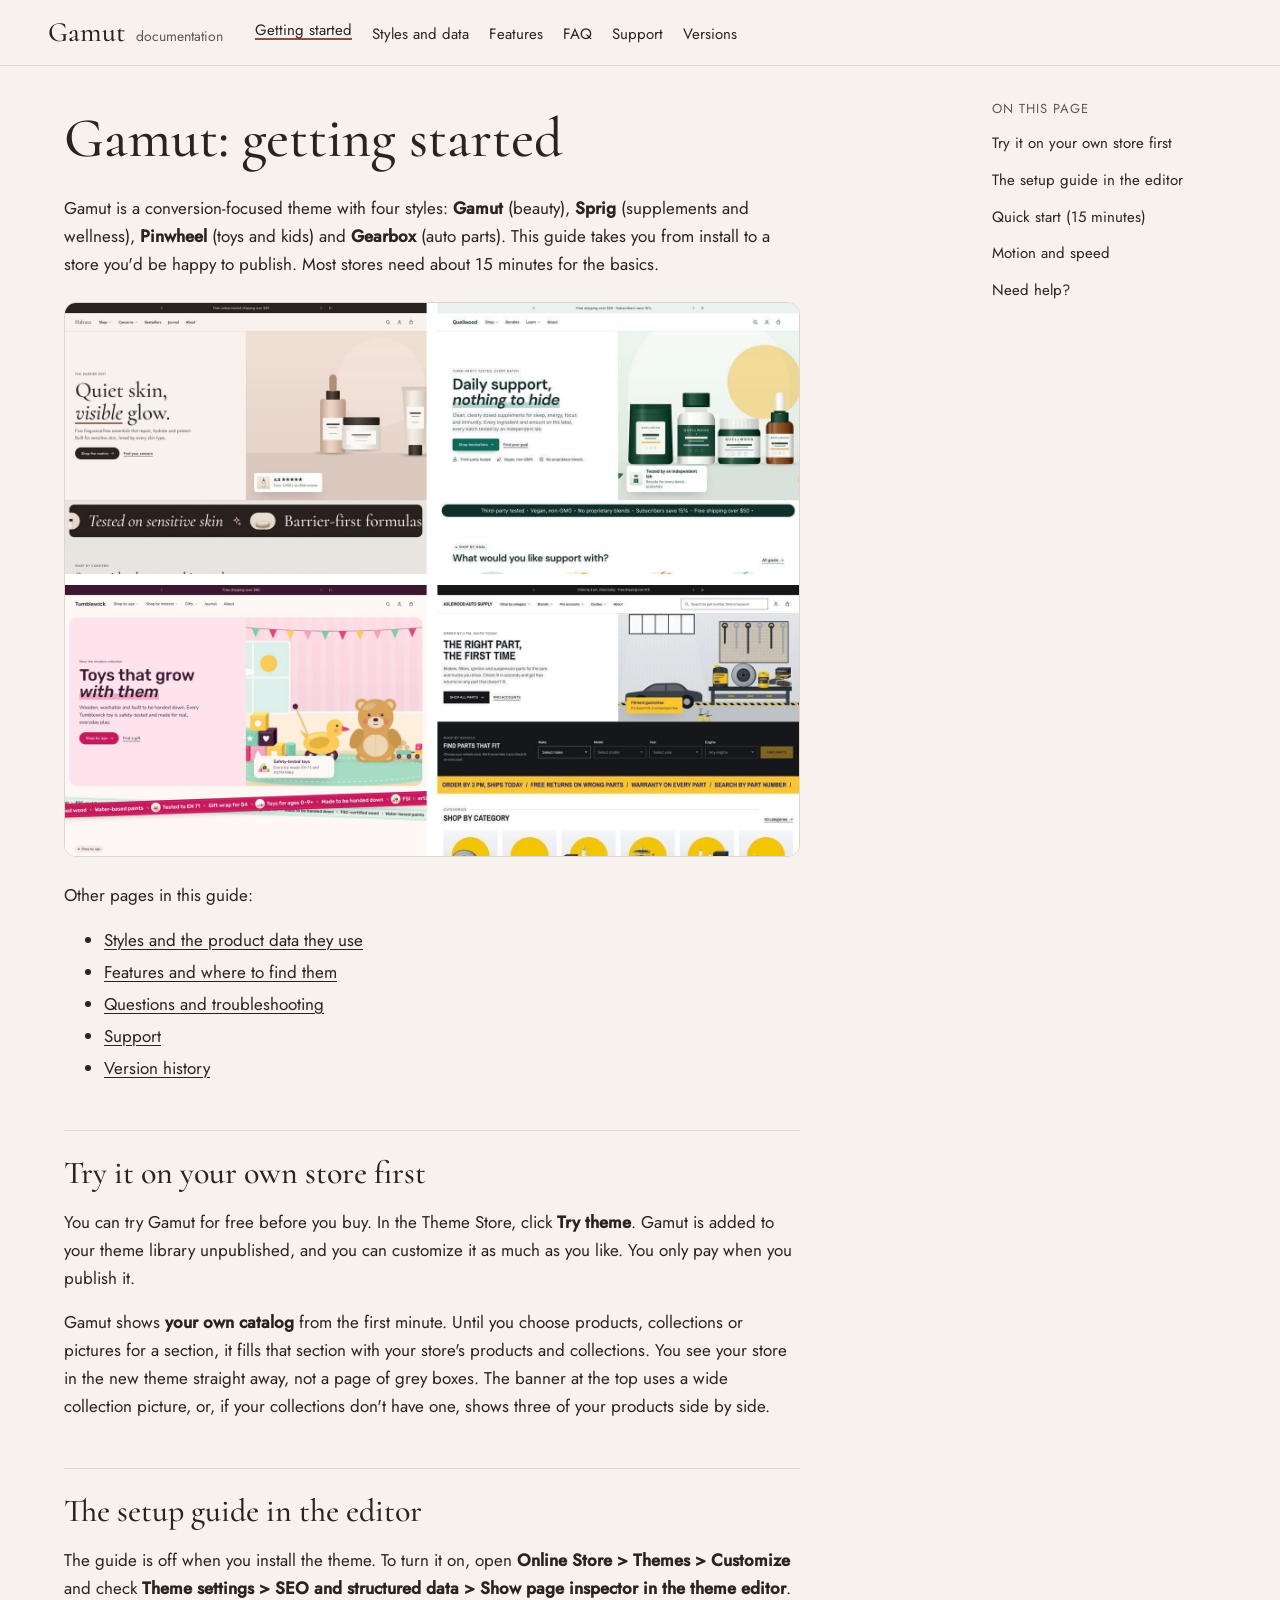
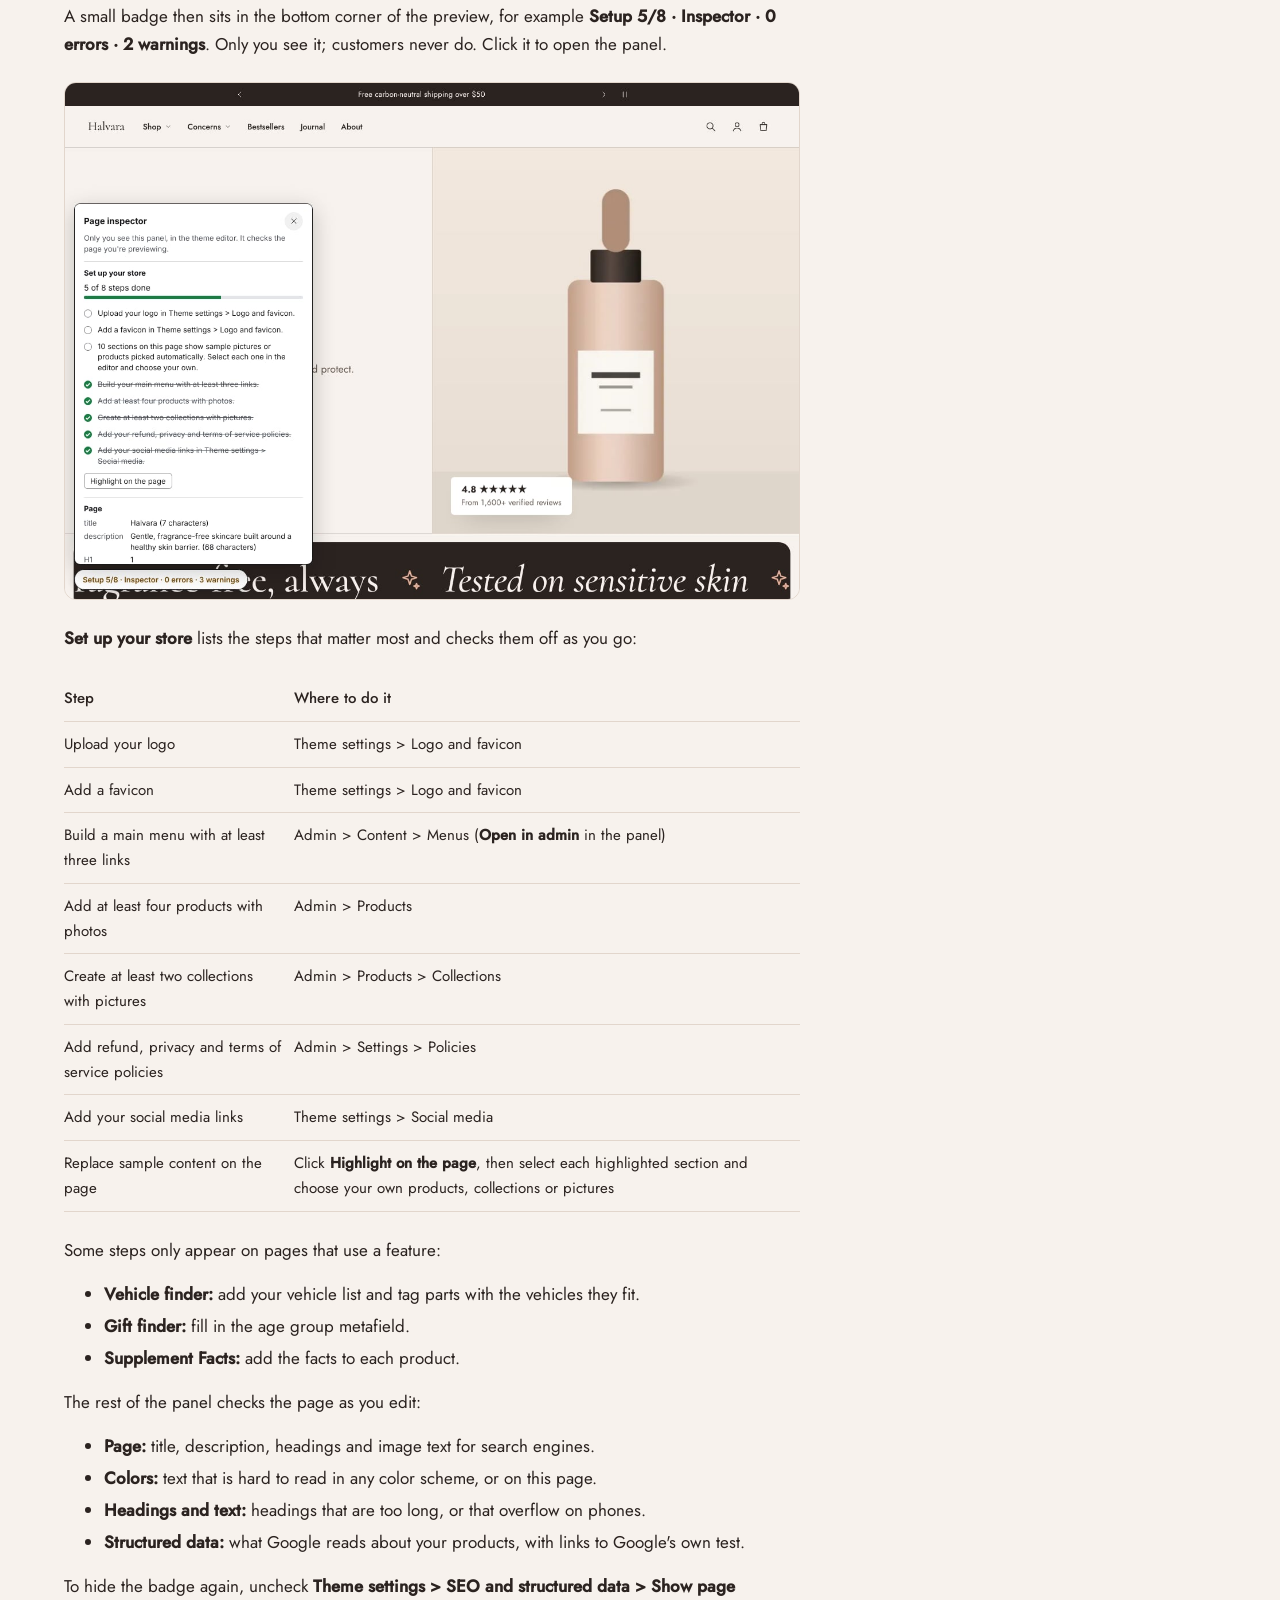
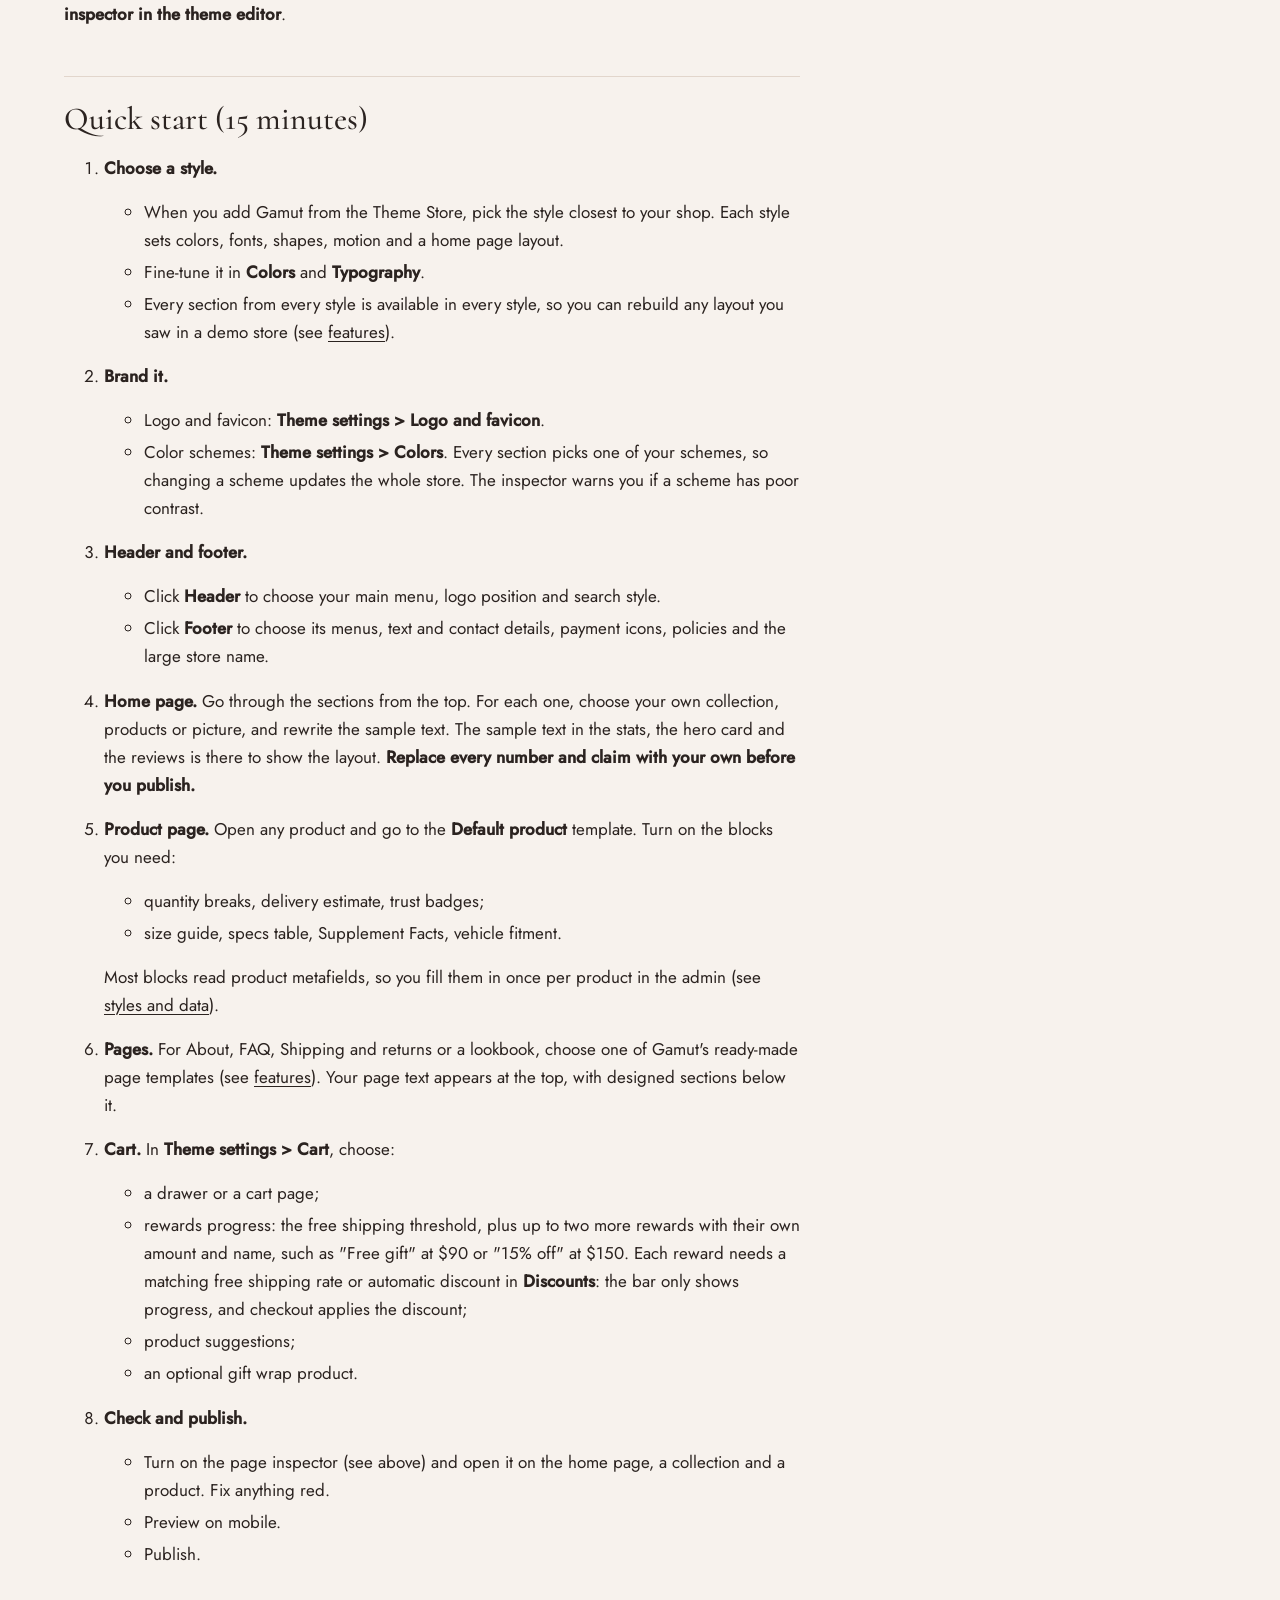
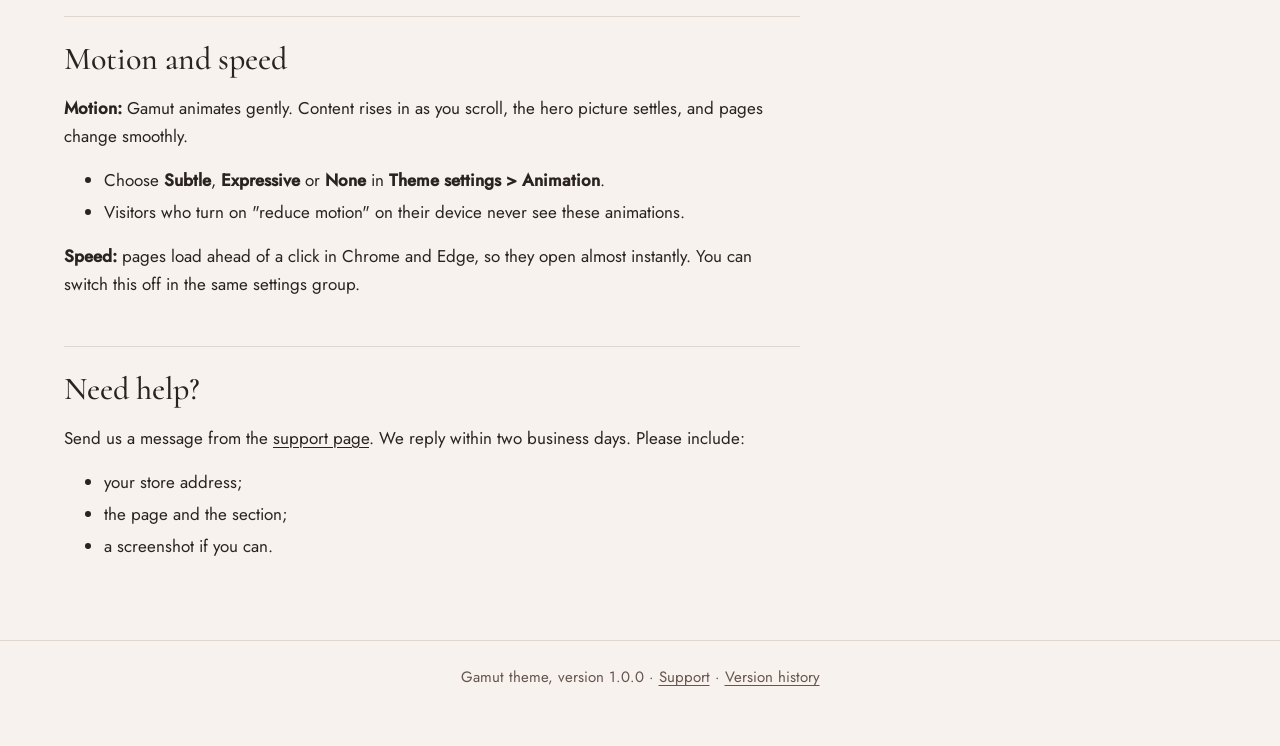
<file: index.html>
<!doctype html>
<html lang="en">
<head>
<meta charset="utf-8">
<meta name="viewport" content="width=device-width, initial-scale=1">
<title>Gamut: getting started · Gamut theme documentation</title>
<meta name="description" content="Documentation for the Gamut Shopify theme: getting started.">
<link rel="preload" href="assets/fonts/jost-latin-400-normal.woff2" as="font" type="font/woff2" crossorigin>
<link rel="stylesheet" href="assets/site.css">

</head>
<body>
<a class="skip" href="#content">Skip to content</a>
<header class="site-header">
  <div class="site-header__inner">
    <a class="wordmark" href="index.html">Gamut <span>documentation</span></a>
    <nav aria-label="Documentation"><ul class="site-nav"><li><a href="index.html" aria-current="page">Getting started</a></li><li><a href="styles.html">Styles and data</a></li><li><a href="features.html">Features</a></li><li><a href="faq.html">FAQ</a></li><li><a href="support.html">Support</a></li><li><a href="versions.html">Versions</a></li></ul></nav>
  </div>
</header>
<div class="layout">
  <main id="content" class="content">
<h1 id="gamut-getting-started">Gamut: getting started</h1>
<p>Gamut is a conversion-focused theme with four styles:
<strong>Gamut</strong> (beauty), <strong>Sprig</strong> (supplements and
wellness), <strong>Pinwheel</strong> (toys and kids) and
<strong>Gearbox</strong> (auto parts). This guide takes you from install
to a store you'd be happy to publish. Most stores need about 15 minutes
for the basics.</p>
<p><img loading="lazy" decoding="async" src="images/styles.jpg"
alt="Home pages of the four styles: Gamut, Sprig, Pinwheel and Gearbox" /></p>
<p>Other pages in this guide:</p>
<ul>
<li><a href="styles.html">Styles and the product data they use</a></li>
<li><a href="features.html">Features and where to find them</a></li>
<li><a href="faq.html">Questions and troubleshooting</a></li>
<li><a href="support.html">Support</a></li>
<li><a href="versions.html">Version history</a></li>
</ul>
<h2 id="try-it-on-your-own-store-first">Try it on your own store
first</h2>
<p>You can try Gamut for free before you buy. In the Theme Store, click
<strong>Try theme</strong>. Gamut is added to your theme library
unpublished, and you can customize it as much as you like. You only pay
when you publish it.</p>
<p>Gamut shows <strong>your own catalog</strong> from the first minute.
Until you choose products, collections or pictures for a section, it
fills that section with your store's products and collections. You see
your store in the new theme straight away, not a page of grey boxes. The
banner at the top uses a wide collection picture, or, if your
collections don't have one, shows three of your products side by
side.</p>
<h2 id="the-setup-guide-in-the-editor">The setup guide in the
editor</h2>
<p>The guide is off when you install the theme. To turn it on, open
<strong>Online Store &gt; Themes &gt; Customize</strong> and check
<strong>Theme settings &gt; SEO and structured data &gt; Show page
inspector in the theme editor</strong>. A small badge then sits in the
bottom corner of the preview, for example <strong>Setup 5/8 · Inspector
· 0 errors · 2 warnings</strong>. Only you see it; customers never do.
Click it to open the panel.</p>
<p><img loading="lazy" decoding="async" src="images/setup-guide.jpg"
alt="The setup guide open in the theme editor, with five of eight steps done" /></p>
<p><strong>Set up your store</strong> lists the steps that matter most
and checks them off as you go:</p>
<div class="table-scroll" tabindex="0" role="region" aria-label="Table"><table>
<thead>
<tr>
<th>Step</th>
<th>Where to do it</th>
</tr>
</thead>
<tbody>
<tr>
<td>Upload your logo</td>
<td>Theme settings &gt; Logo and favicon</td>
</tr>
<tr>
<td>Add a favicon</td>
<td>Theme settings &gt; Logo and favicon</td>
</tr>
<tr>
<td>Build a main menu with at least three links</td>
<td>Admin &gt; Content &gt; Menus (<strong>Open in admin</strong> in the
panel)</td>
</tr>
<tr>
<td>Add at least four products with photos</td>
<td>Admin &gt; Products</td>
</tr>
<tr>
<td>Create at least two collections with pictures</td>
<td>Admin &gt; Products &gt; Collections</td>
</tr>
<tr>
<td>Add refund, privacy and terms of service policies</td>
<td>Admin &gt; Settings &gt; Policies</td>
</tr>
<tr>
<td>Add your social media links</td>
<td>Theme settings &gt; Social media</td>
</tr>
<tr>
<td>Replace sample content on the page</td>
<td>Click <strong>Highlight on the page</strong>, then select each
highlighted section and choose your own products, collections or
pictures</td>
</tr>
</tbody>
</table></div>
<p>Some steps only appear on pages that use a feature:</p>
<ul>
<li><strong>Vehicle finder:</strong> add your vehicle list and tag parts
with the vehicles they fit.</li>
<li><strong>Gift finder:</strong> fill in the age group metafield.</li>
<li><strong>Supplement Facts:</strong> add the facts to each
product.</li>
</ul>
<p>The rest of the panel checks the page as you edit:</p>
<ul>
<li><strong>Page:</strong> title, description, headings and image text
for search engines.</li>
<li><strong>Colors:</strong> text that is hard to read in any color
scheme, or on this page.</li>
<li><strong>Headings and text:</strong> headings that are too long, or
that overflow on phones.</li>
<li><strong>Structured data:</strong> what Google reads about your
products, with links to Google's own test.</li>
</ul>
<p>To hide the badge again, uncheck <strong>Theme settings &gt; SEO and
structured data &gt; Show page inspector in the theme
editor</strong>.</p>
<h2 id="quick-start-15-minutes">Quick start (15 minutes)</h2>
<ol type="1">
<li><p><strong>Choose a style.</strong></p>
<ul>
<li>When you add Gamut from the Theme Store, pick the style closest to
your shop. Each style sets colors, fonts, shapes, motion and a home page
layout.</li>
<li>Fine-tune it in <strong>Colors</strong> and
<strong>Typography</strong>.</li>
<li>Every section from every style is available in every style, so you
can rebuild any layout you saw in a demo store (see <a
href="features.html">features</a>).</li>
</ul></li>
<li><p><strong>Brand it.</strong></p>
<ul>
<li>Logo and favicon: <strong>Theme settings &gt; Logo and
favicon</strong>.</li>
<li>Color schemes: <strong>Theme settings &gt; Colors</strong>. Every
section picks one of your schemes, so changing a scheme updates the
whole store. The inspector warns you if a scheme has poor contrast.</li>
</ul></li>
<li><p><strong>Header and footer.</strong></p>
<ul>
<li>Click <strong>Header</strong> to choose your main menu, logo
position and search style.</li>
<li>Click <strong>Footer</strong> to choose its menus, text and contact
details, payment icons, policies and the large store name.</li>
</ul></li>
<li><p><strong>Home page.</strong> Go through the sections from the top.
For each one, choose your own collection, products or picture, and
rewrite the sample text. The sample text in the stats, the hero card and
the reviews is there to show the layout. <strong>Replace every number
and claim with your own before you publish.</strong></p></li>
<li><p><strong>Product page.</strong> Open any product and go to the
<strong>Default product</strong> template. Turn on the blocks you
need:</p>
<ul>
<li>quantity breaks, delivery estimate, trust badges;</li>
<li>size guide, specs table, Supplement Facts, vehicle fitment.</li>
</ul>
<p>Most blocks read product metafields, so you fill them in once per
product in the admin (see <a href="styles.html">styles and
data</a>).</p></li>
<li><p><strong>Pages.</strong> For About, FAQ, Shipping and returns or a
lookbook, choose one of Gamut's ready-made page templates (see <a
href="features.html#ready-made-pages">features</a>). Your page text
appears at the top, with designed sections below it.</p></li>
<li><p><strong>Cart.</strong> In <strong>Theme settings &gt;
Cart</strong>, choose:</p>
<ul>
<li>a drawer or a cart page;</li>
<li>rewards progress: the free shipping threshold, plus up to two more
rewards with their own amount and name, such as "Free gift" at $90 or
"15% off" at $150. Each reward needs a matching free shipping rate or
automatic discount in <strong>Discounts</strong>: the bar only shows
progress, and checkout applies the discount;</li>
<li>product suggestions;</li>
<li>an optional gift wrap product.</li>
</ul></li>
<li><p><strong>Check and publish.</strong></p>
<ul>
<li>Turn on the page inspector (see above) and open it on the home page,
a collection and a product. Fix anything red.</li>
<li>Preview on mobile.</li>
<li>Publish.</li>
</ul></li>
</ol>
<h2 id="motion-and-speed">Motion and speed</h2>
<p><strong>Motion:</strong> Gamut animates gently. Content rises in as
you scroll, the hero picture settles, and pages change smoothly.</p>
<ul>
<li>Choose <strong>Subtle</strong>, <strong>Expressive</strong> or
<strong>None</strong> in <strong>Theme settings &gt;
Animation</strong>.</li>
<li>Visitors who turn on "reduce motion" on their device never see these
animations.</li>
</ul>
<p><strong>Speed:</strong> pages load ahead of a click in Chrome and
Edge, so they open almost instantly. You can switch this off in the same
settings group.</p>
<h2 id="need-help">Need help?</h2>
<p>Send us a message from the <a href="support.html">support page</a>. We
reply within two business days. Please include:</p>
<ul>
<li>your store address;</li>
<li>the page and the section;</li>
<li>a screenshot if you can.</li>
</ul>

  </main>
  <nav class="toc" aria-label="On this page"><p class="toc__title">On this page</p><ul><li><a href="#try-it-on-your-own-store-first">Try it on your own store
first</a></li><li><a href="#the-setup-guide-in-the-editor">The setup guide in the
editor</a></li><li><a href="#quick-start-15-minutes">Quick start (15 minutes)</a></li><li><a href="#motion-and-speed">Motion and speed</a></li><li><a href="#need-help">Need help?</a></li></ul></nav>
</div>
<footer class="site-footer">
  <p>Gamut theme, version 1.0.0 · <a href="support.html">Support</a> · <a href="versions.html">Version history</a></p>
</footer>
</body>
</html>
</file>
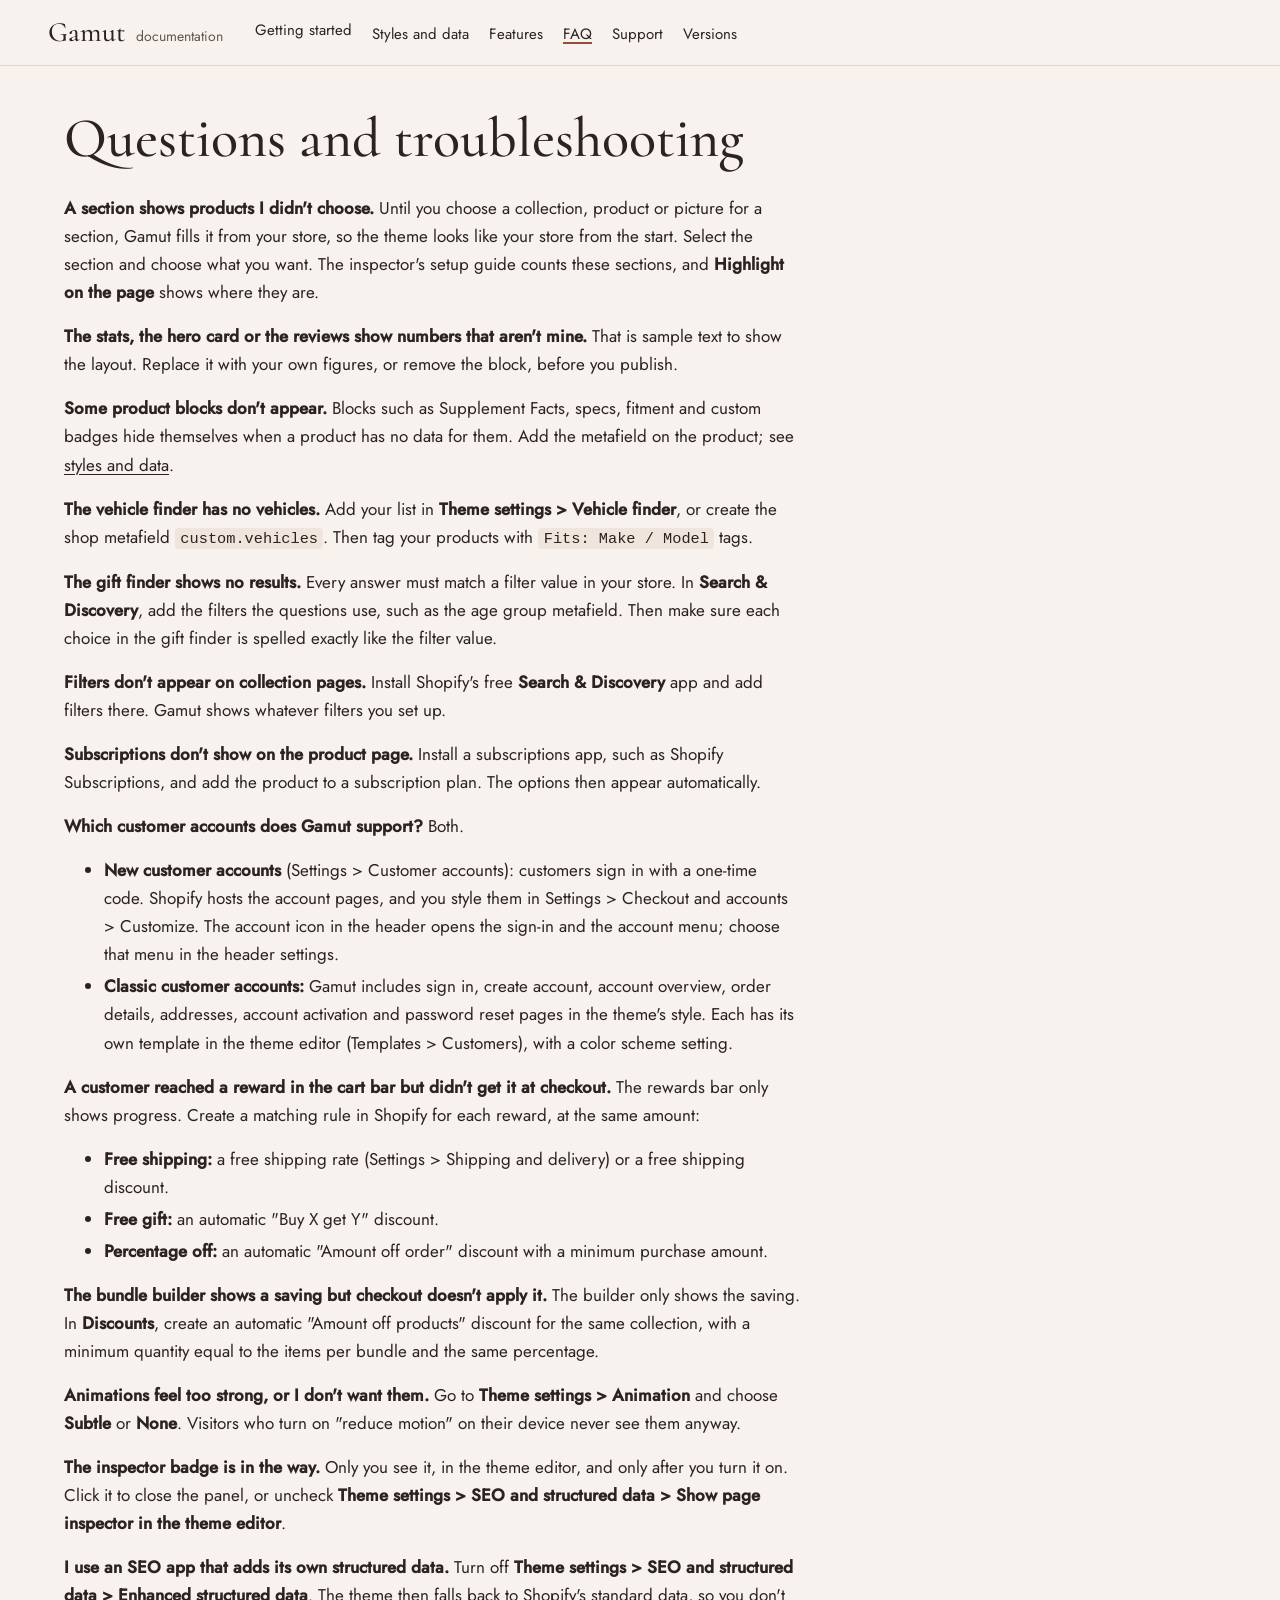
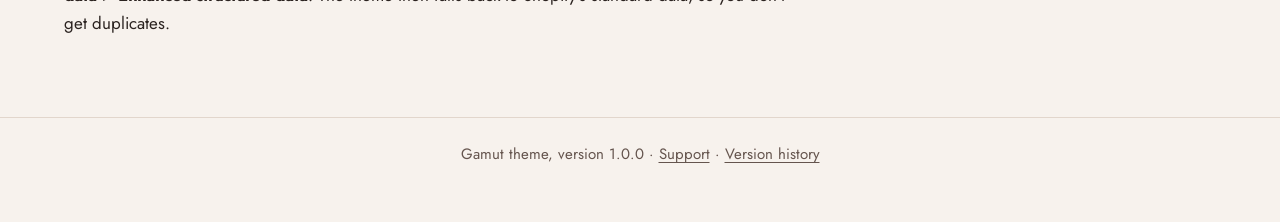
<file: faq.html>
<!doctype html>
<html lang="en">
<head>
<meta charset="utf-8">
<meta name="viewport" content="width=device-width, initial-scale=1">
<title>Questions and
troubleshooting · Gamut theme documentation</title>
<meta name="description" content="Documentation for the Gamut Shopify theme: faq.">
<link rel="preload" href="assets/fonts/jost-latin-400-normal.woff2" as="font" type="font/woff2" crossorigin>
<link rel="stylesheet" href="assets/site.css">

</head>
<body>
<a class="skip" href="#content">Skip to content</a>
<header class="site-header">
  <div class="site-header__inner">
    <a class="wordmark" href="index.html">Gamut <span>documentation</span></a>
    <nav aria-label="Documentation"><ul class="site-nav"><li><a href="index.html">Getting started</a></li><li><a href="styles.html">Styles and data</a></li><li><a href="features.html">Features</a></li><li><a href="faq.html" aria-current="page">FAQ</a></li><li><a href="support.html">Support</a></li><li><a href="versions.html">Versions</a></li></ul></nav>
  </div>
</header>
<div class="layout">
  <main id="content" class="content">
<h1 id="questions-and-troubleshooting">Questions and
troubleshooting</h1>
<p><strong>A section shows products I didn't choose.</strong> Until you
choose a collection, product or picture for a section, Gamut fills it
from your store, so the theme looks like your store from the start.
Select the section and choose what you want. The inspector's setup guide
counts these sections, and <strong>Highlight on the page</strong> shows
where they are.</p>
<p><strong>The stats, the hero card or the reviews show numbers that
aren't mine.</strong> That is sample text to show the layout. Replace it
with your own figures, or remove the block, before you publish.</p>
<p><strong>Some product blocks don't appear.</strong> Blocks such as
Supplement Facts, specs, fitment and custom badges hide themselves when
a product has no data for them. Add the metafield on the product; see <a
href="styles.html">styles and data</a>.</p>
<p><strong>The vehicle finder has no vehicles.</strong> Add your list in
<strong>Theme settings &gt; Vehicle finder</strong>, or create the shop
metafield <code>custom.vehicles</code>. Then tag your products with
<code>Fits: Make / Model</code> tags.</p>
<p><strong>The gift finder shows no results.</strong> Every answer must
match a filter value in your store. In <strong>Search &amp;
Discovery</strong>, add the filters the questions use, such as the age
group metafield. Then make sure each choice in the gift finder is
spelled exactly like the filter value.</p>
<p><strong>Filters don't appear on collection pages.</strong> Install
Shopify's free <strong>Search &amp; Discovery</strong> app and add
filters there. Gamut shows whatever filters you set up.</p>
<p><strong>Subscriptions don't show on the product page.</strong>
Install a subscriptions app, such as Shopify Subscriptions, and add the
product to a subscription plan. The options then appear
automatically.</p>
<p><strong>Which customer accounts does Gamut support?</strong>
Both.</p>
<ul>
<li><strong>New customer accounts</strong> (Settings &gt; Customer
accounts): customers sign in with a one-time code. Shopify hosts the
account pages, and you style them in Settings &gt; Checkout and accounts
&gt; Customize. The account icon in the header opens the sign-in and the
account menu; choose that menu in the header settings.</li>
<li><strong>Classic customer accounts:</strong> Gamut includes sign in,
create account, account overview, order details, addresses, account
activation and password reset pages in the theme's style. Each has its
own template in the theme editor (Templates &gt; Customers), with a
color scheme setting.</li>
</ul>
<p><strong>A customer reached a reward in the cart bar but didn't get it
at checkout.</strong> The rewards bar only shows progress. Create a
matching rule in Shopify for each reward, at the same amount:</p>
<ul>
<li><strong>Free shipping:</strong> a free shipping rate (Settings &gt;
Shipping and delivery) or a free shipping discount.</li>
<li><strong>Free gift:</strong> an automatic "Buy X get Y"
discount.</li>
<li><strong>Percentage off:</strong> an automatic "Amount off order"
discount with a minimum purchase amount.</li>
</ul>
<p><strong>The bundle builder shows a saving but checkout doesn't apply
it.</strong> The builder only shows the saving. In
<strong>Discounts</strong>, create an automatic "Amount off products"
discount for the same collection, with a minimum quantity equal to the
items per bundle and the same percentage.</p>
<p><strong>Animations feel too strong, or I don't want them.</strong> Go
to <strong>Theme settings &gt; Animation</strong> and choose
<strong>Subtle</strong> or <strong>None</strong>. Visitors who turn on
"reduce motion" on their device never see them anyway.</p>
<p><strong>The inspector badge is in the way.</strong> Only you see it,
in the theme editor, and only after you turn it on. Click it to close
the panel, or uncheck <strong>Theme settings &gt; SEO and structured
data &gt; Show page inspector in the theme editor</strong>.</p>
<p><strong>I use an SEO app that adds its own structured data.</strong>
Turn off <strong>Theme settings &gt; SEO and structured data &gt;
Enhanced structured data</strong>. The theme then falls back to
Shopify's standard data, so you don't get duplicates.</p>

  </main>
  
</div>
<footer class="site-footer">
  <p>Gamut theme, version 1.0.0 · <a href="support.html">Support</a> · <a href="versions.html">Version history</a></p>
</footer>
</body>
</html>
</file>
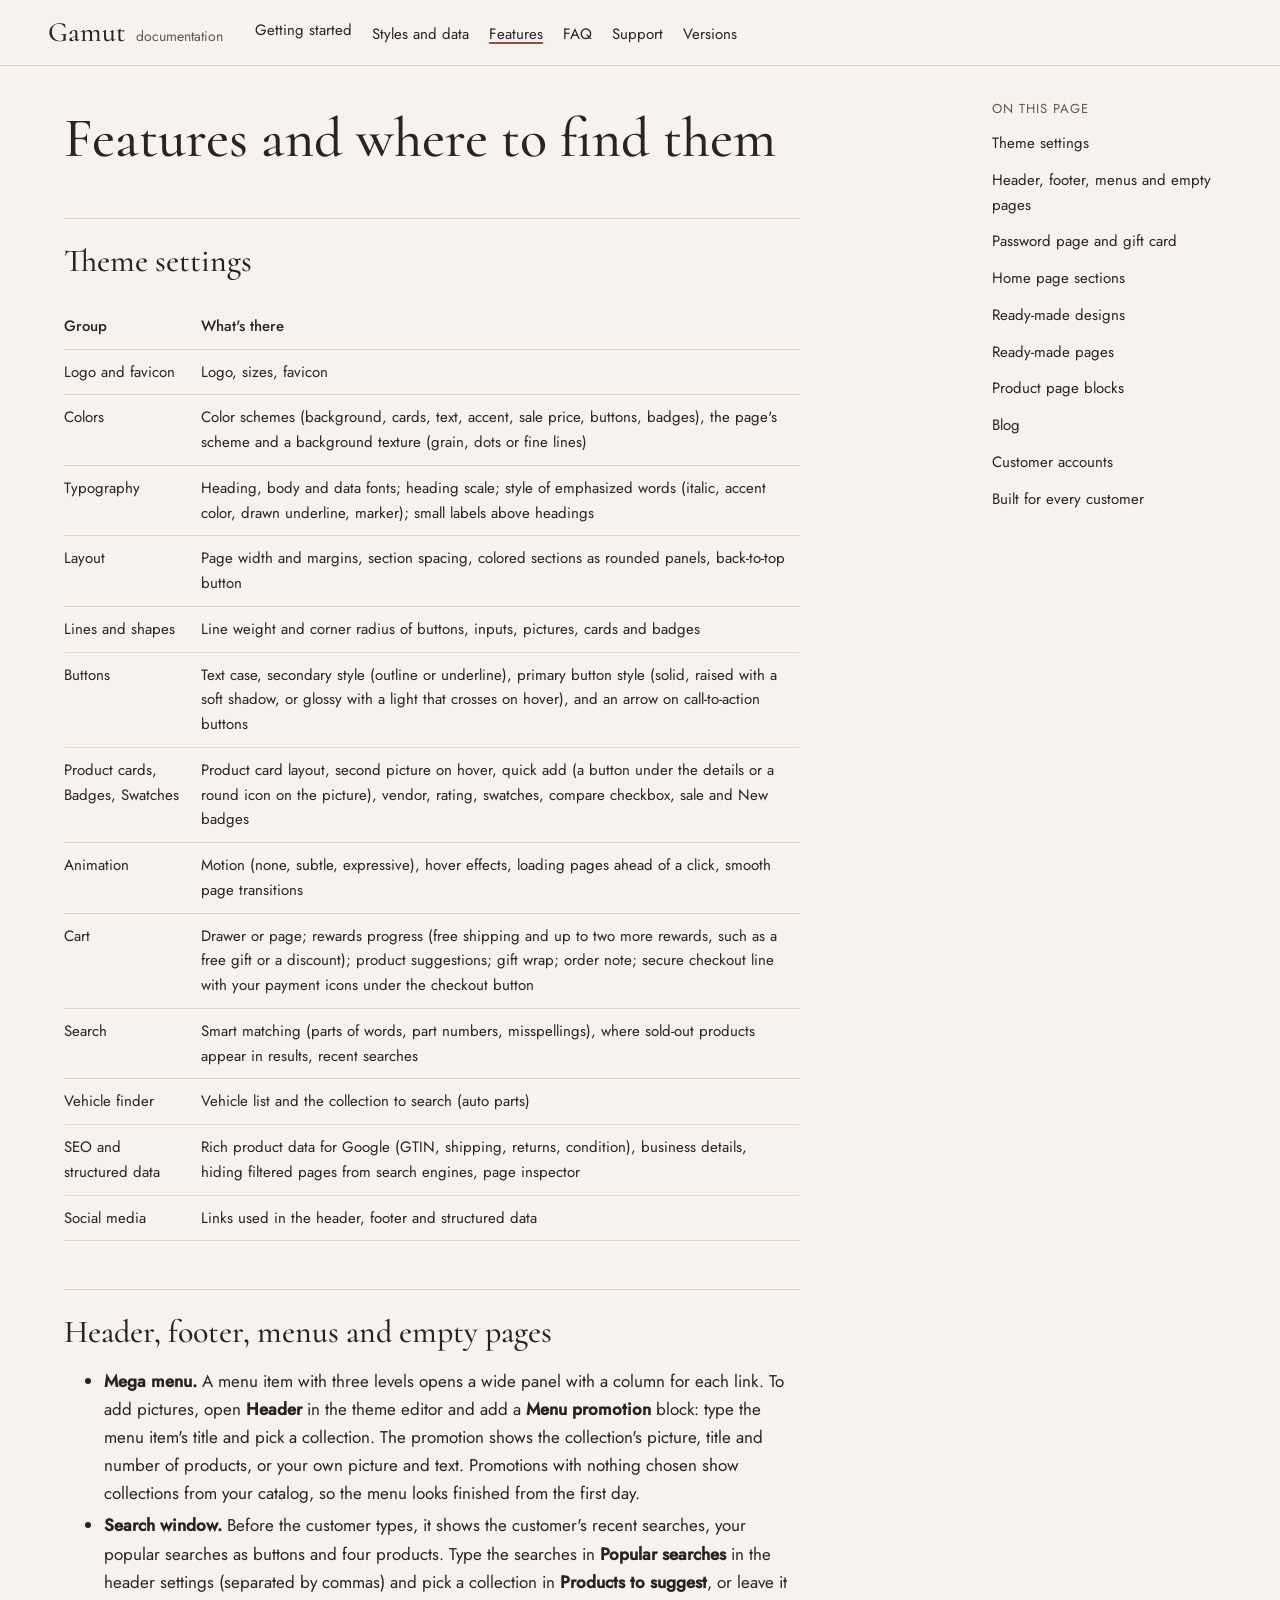
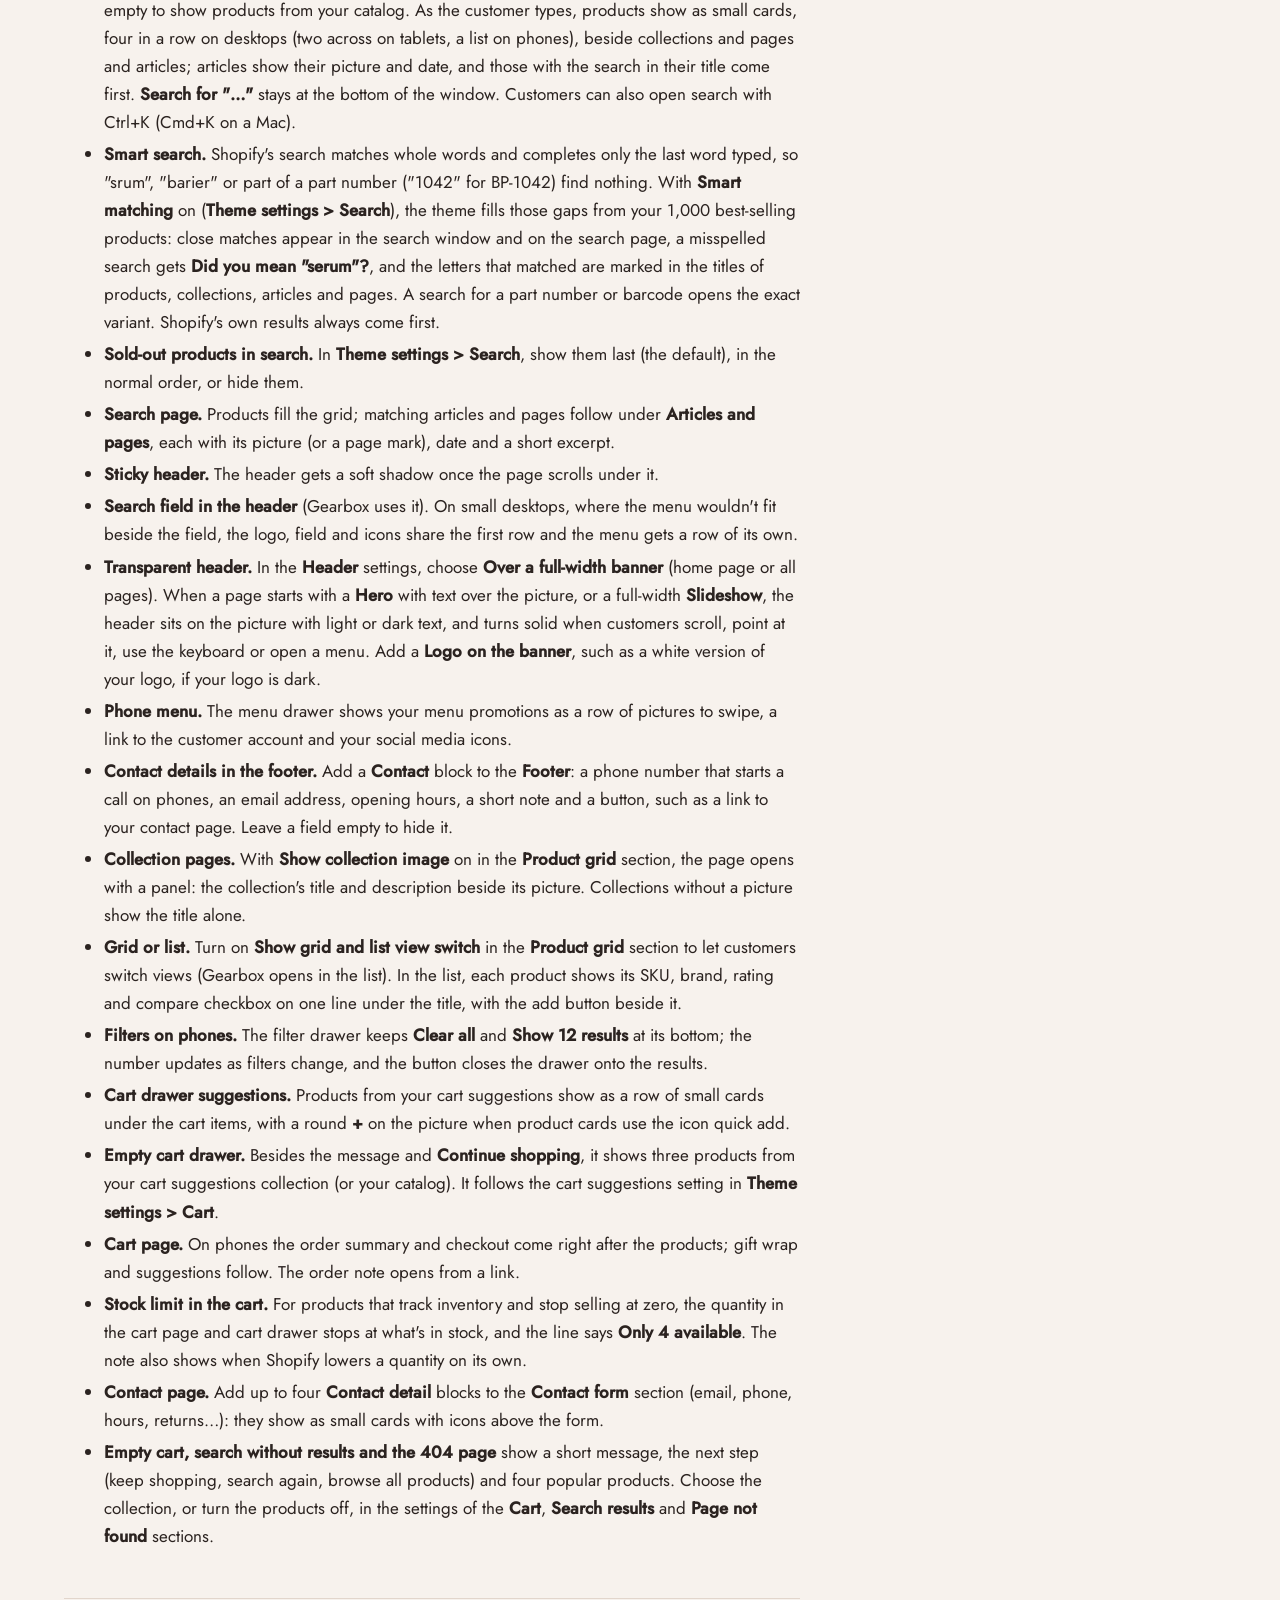
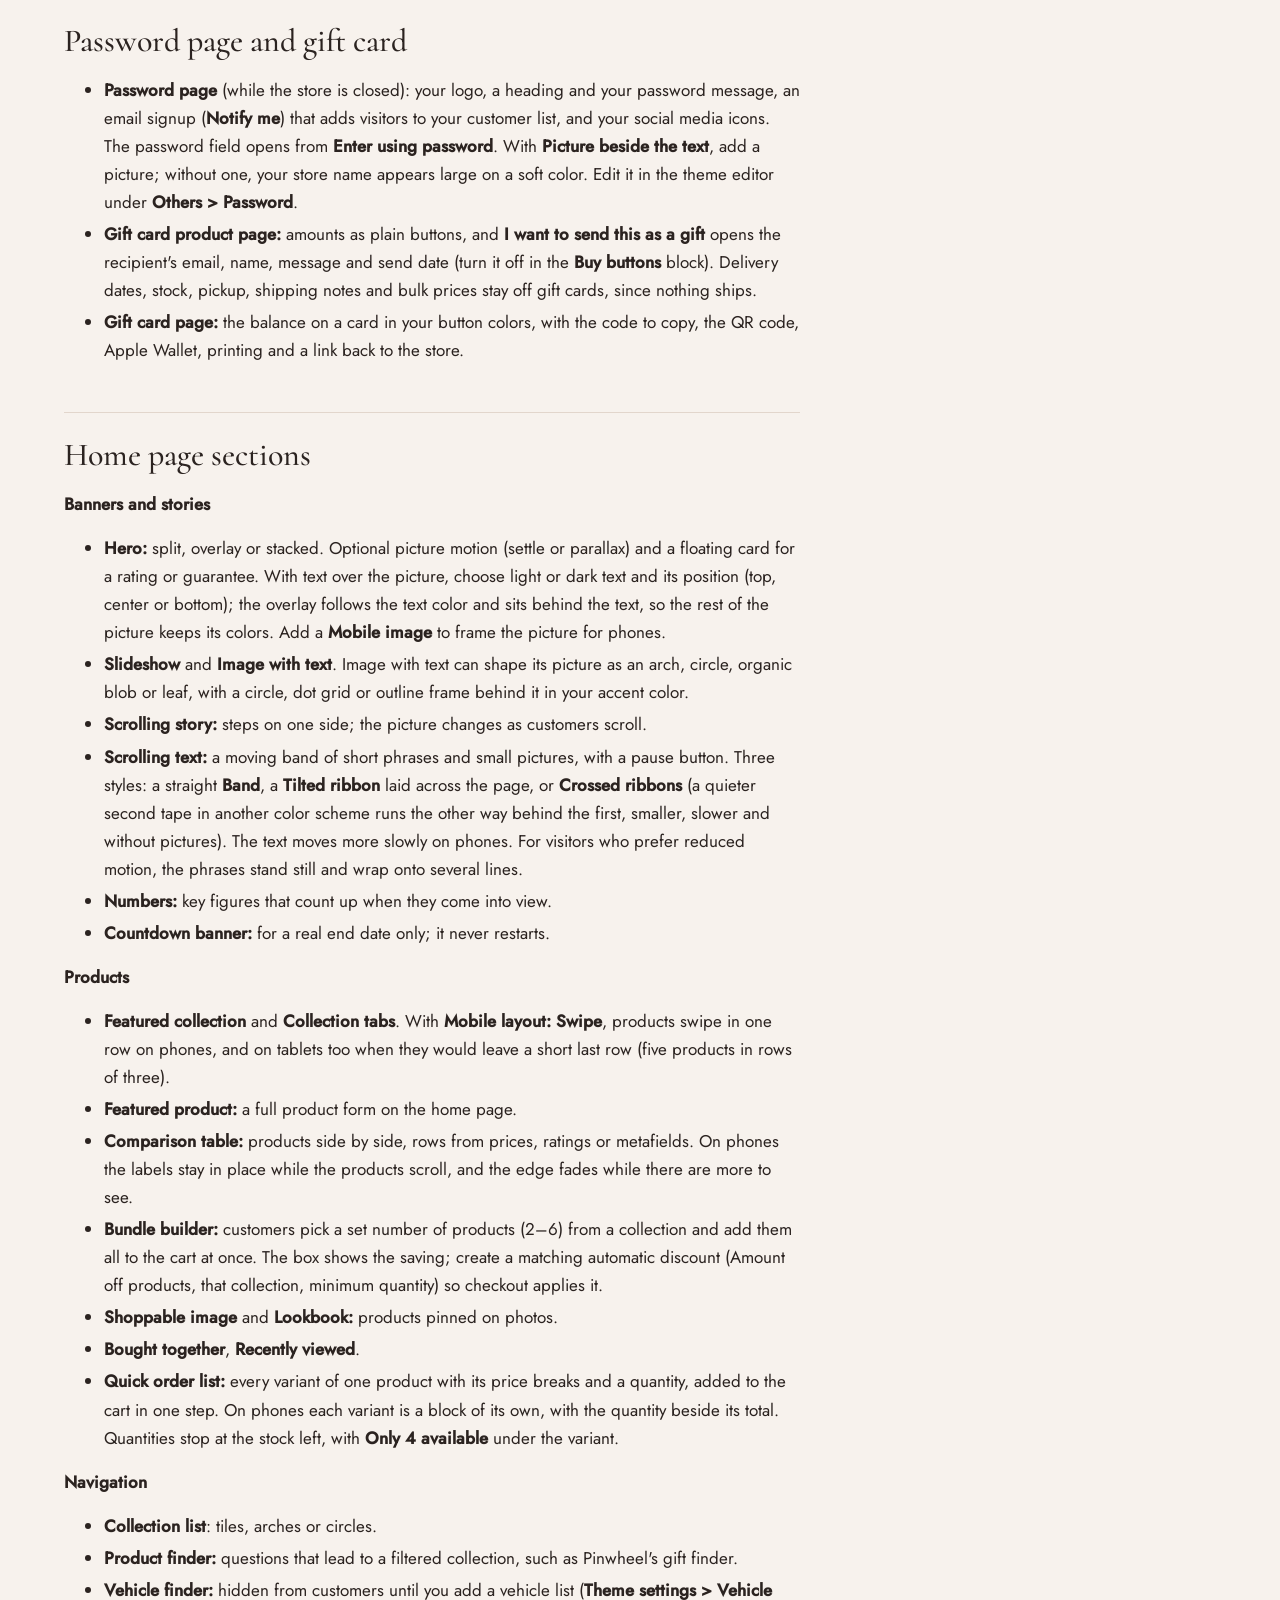
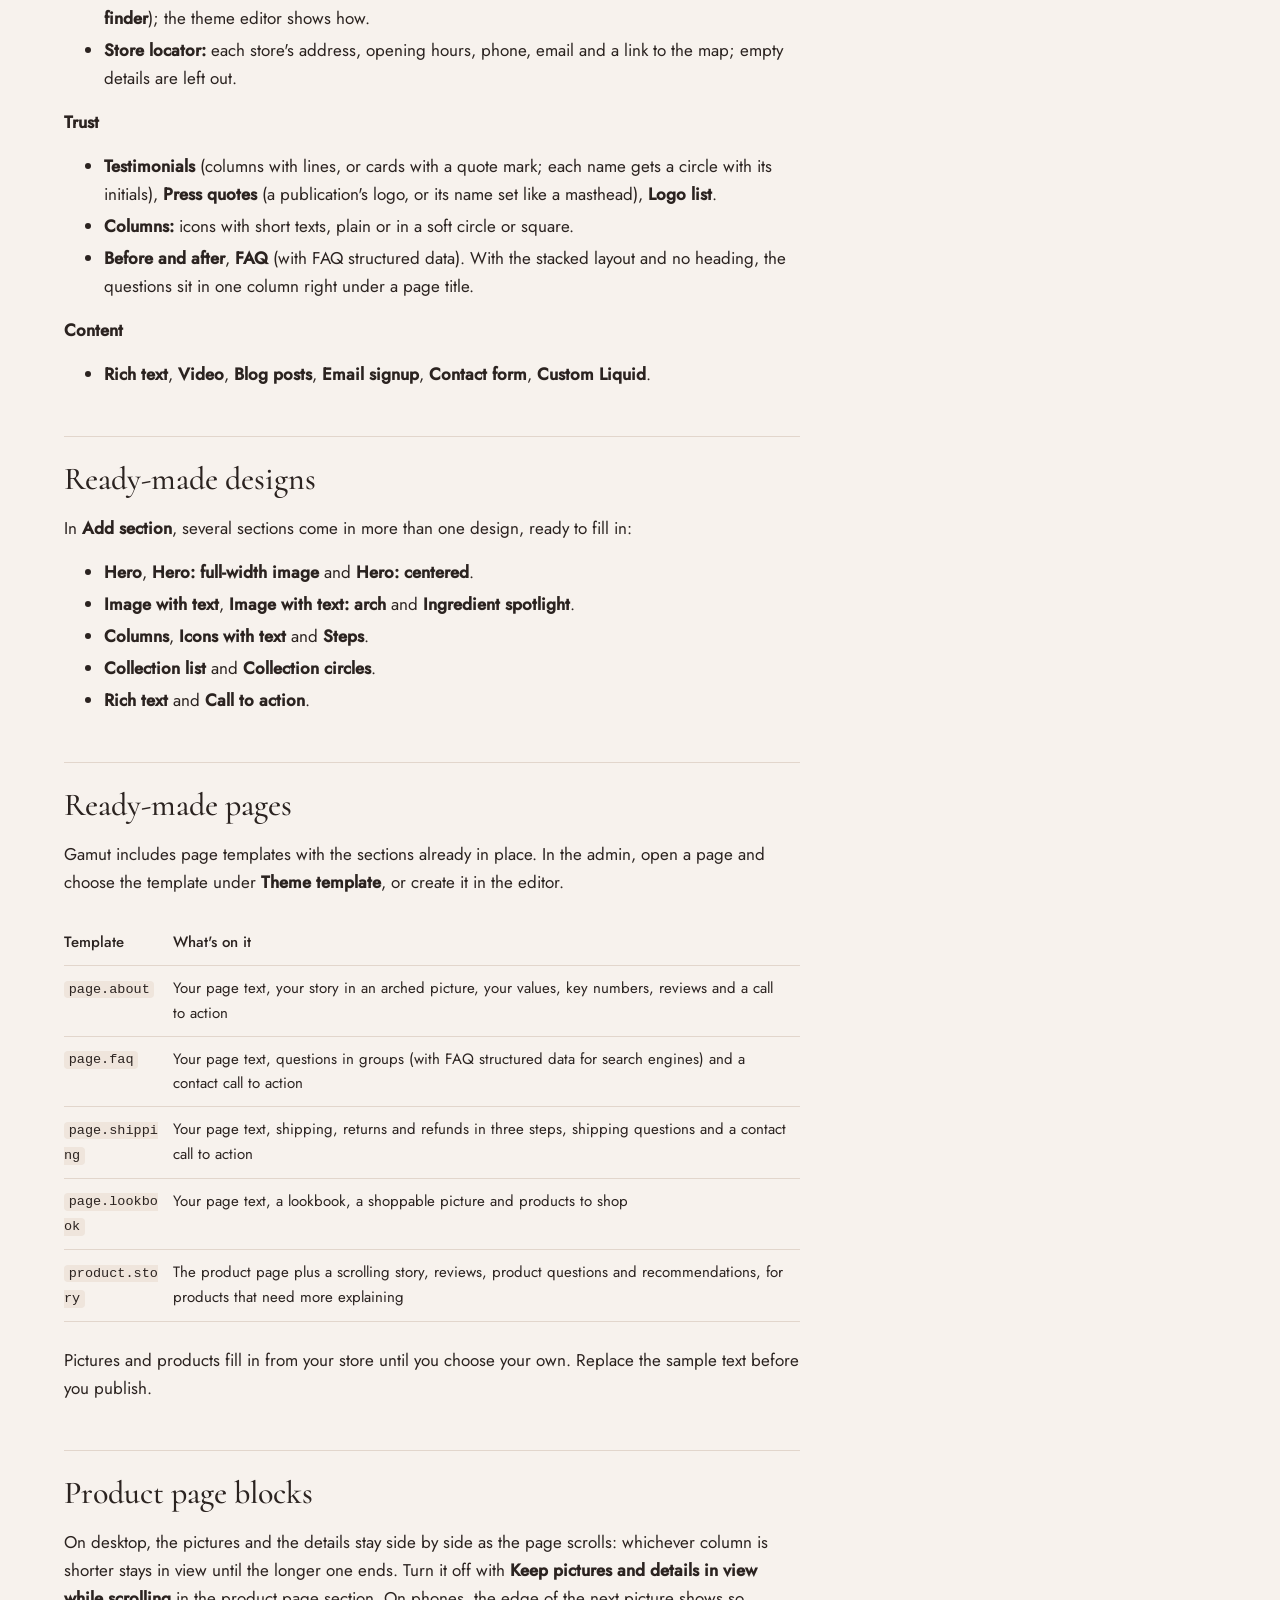
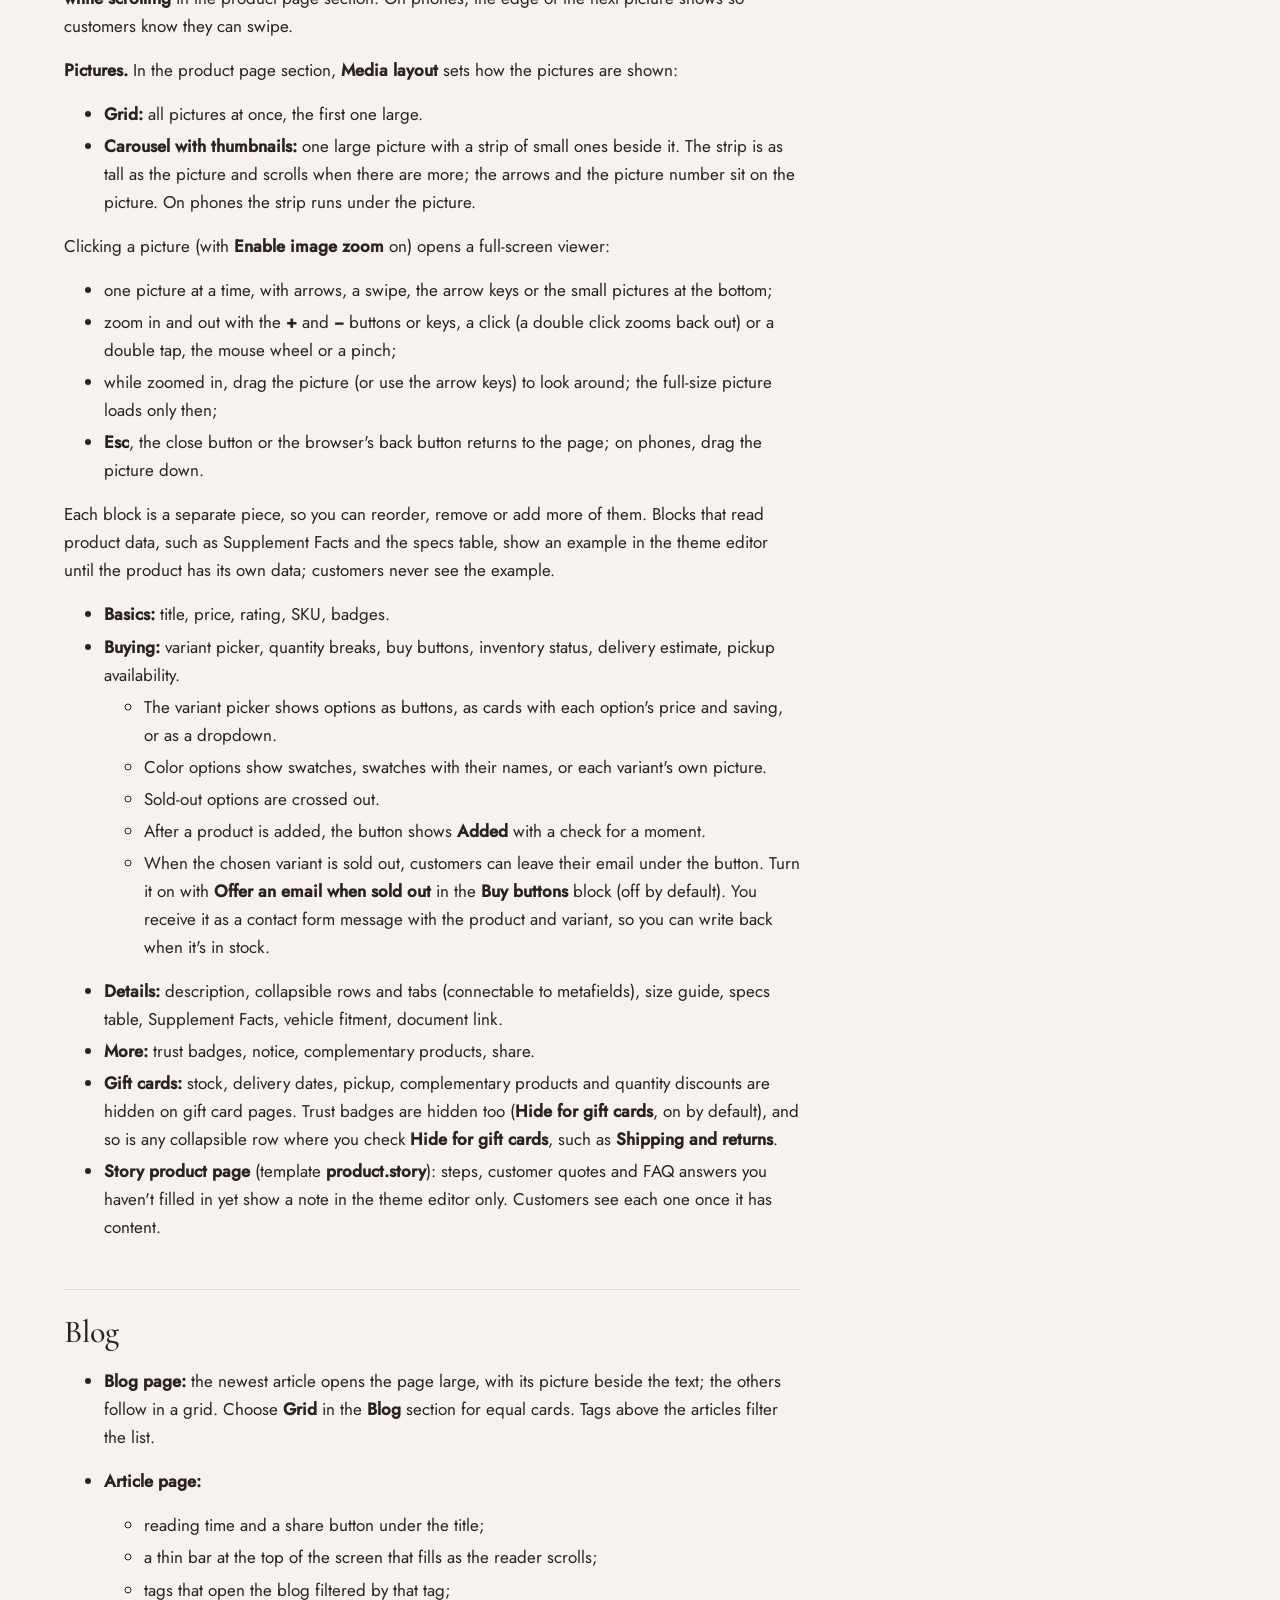
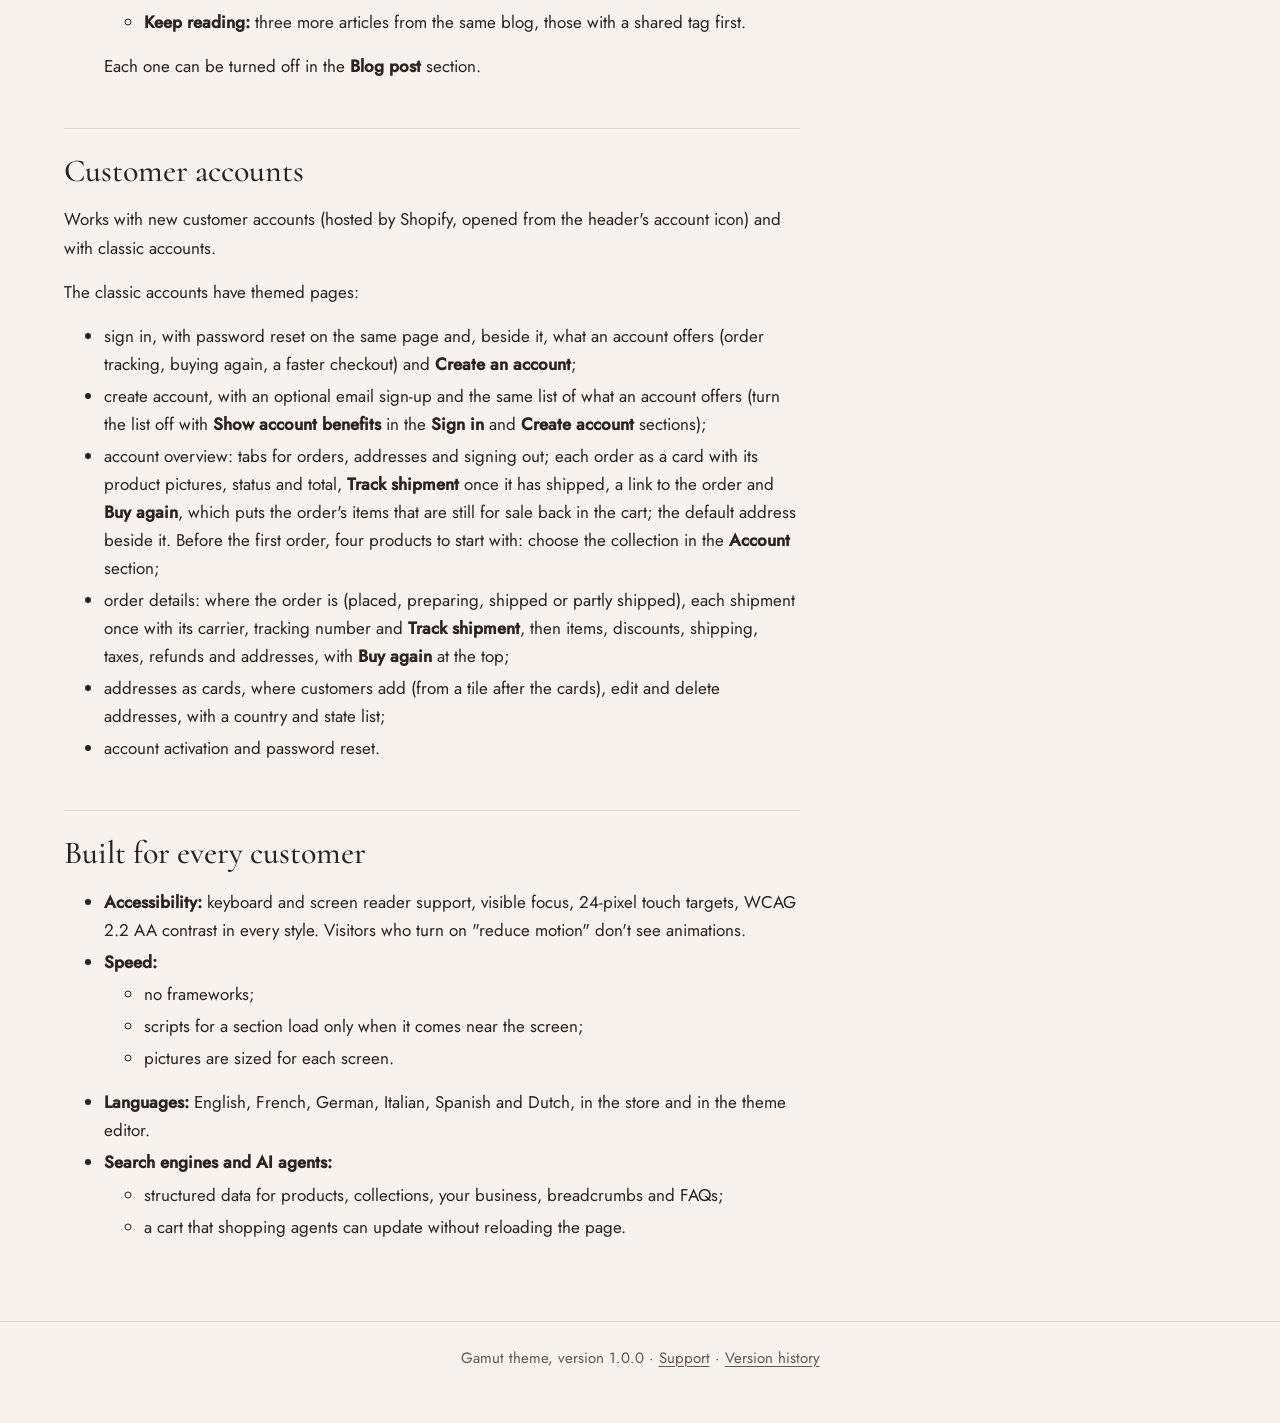
<file: features.html>
<!doctype html>
<html lang="en">
<head>
<meta charset="utf-8">
<meta name="viewport" content="width=device-width, initial-scale=1">
<title>Features and where to find
them · Gamut theme documentation</title>
<meta name="description" content="Documentation for the Gamut Shopify theme: features.">
<link rel="preload" href="assets/fonts/jost-latin-400-normal.woff2" as="font" type="font/woff2" crossorigin>
<link rel="stylesheet" href="assets/site.css">

</head>
<body>
<a class="skip" href="#content">Skip to content</a>
<header class="site-header">
  <div class="site-header__inner">
    <a class="wordmark" href="index.html">Gamut <span>documentation</span></a>
    <nav aria-label="Documentation"><ul class="site-nav"><li><a href="index.html">Getting started</a></li><li><a href="styles.html">Styles and data</a></li><li><a href="features.html" aria-current="page">Features</a></li><li><a href="faq.html">FAQ</a></li><li><a href="support.html">Support</a></li><li><a href="versions.html">Versions</a></li></ul></nav>
  </div>
</header>
<div class="layout">
  <main id="content" class="content">
<h1 id="features-and-where-to-find-them">Features and where to find
them</h1>
<h2 id="theme-settings">Theme settings</h2>
<div class="table-scroll" tabindex="0" role="region" aria-label="Table"><table>
<thead>
<tr>
<th>Group</th>
<th>What's there</th>
</tr>
</thead>
<tbody>
<tr>
<td>Logo and favicon</td>
<td>Logo, sizes, favicon</td>
</tr>
<tr>
<td>Colors</td>
<td>Color schemes (background, cards, text, accent, sale price, buttons,
badges), the page's scheme and a background texture (grain, dots or fine
lines)</td>
</tr>
<tr>
<td>Typography</td>
<td>Heading, body and data fonts; heading scale; style of emphasized
words (italic, accent color, drawn underline, marker); small labels
above headings</td>
</tr>
<tr>
<td>Layout</td>
<td>Page width and margins, section spacing, colored sections as rounded
panels, back-to-top button</td>
</tr>
<tr>
<td>Lines and shapes</td>
<td>Line weight and corner radius of buttons, inputs, pictures, cards
and badges</td>
</tr>
<tr>
<td>Buttons</td>
<td>Text case, secondary style (outline or underline), primary button
style (solid, raised with a soft shadow, or glossy with a light that
crosses on hover), and an arrow on call-to-action buttons</td>
</tr>
<tr>
<td>Product cards, Badges, Swatches</td>
<td>Product card layout, second picture on hover, quick add (a button
under the details or a round icon on the picture), vendor, rating,
swatches, compare checkbox, sale and New badges</td>
</tr>
<tr>
<td>Animation</td>
<td>Motion (none, subtle, expressive), hover effects, loading pages
ahead of a click, smooth page transitions</td>
</tr>
<tr>
<td>Cart</td>
<td>Drawer or page; rewards progress (free shipping and up to two more
rewards, such as a free gift or a discount); product suggestions; gift
wrap; order note; secure checkout line with your payment icons under the
checkout button</td>
</tr>
<tr>
<td>Search</td>
<td>Smart matching (parts of words, part numbers, misspellings), where
sold-out products appear in results, recent searches</td>
</tr>
<tr>
<td>Vehicle finder</td>
<td>Vehicle list and the collection to search (auto parts)</td>
</tr>
<tr>
<td>SEO and structured data</td>
<td>Rich product data for Google (GTIN, shipping, returns, condition),
business details, hiding filtered pages from search engines, page
inspector</td>
</tr>
<tr>
<td>Social media</td>
<td>Links used in the header, footer and structured data</td>
</tr>
</tbody>
</table></div>
<h2 id="header-footer-menus-and-empty-pages">Header, footer, menus and
empty pages</h2>
<ul>
<li><strong>Mega menu.</strong> A menu item with three levels opens a
wide panel with a column for each link. To add pictures, open
<strong>Header</strong> in the theme editor and add a <strong>Menu
promotion</strong> block: type the menu item's title and pick a
collection. The promotion shows the collection's picture, title and
number of products, or your own picture and text. Promotions with
nothing chosen show collections from your catalog, so the menu looks
finished from the first day.</li>
<li><strong>Search window.</strong> Before the customer types, it shows
the customer's recent searches, your popular searches as buttons and
four products. Type the searches in <strong>Popular searches</strong> in
the header settings (separated by commas) and pick a collection in
<strong>Products to suggest</strong>, or leave it empty to show products
from your catalog. As the customer types, products show as small cards,
four in a row on desktops (two across on tablets, a list on phones),
beside collections and pages and articles; articles show their picture
and date, and those with the search in their title come first.
<strong>Search for "…"</strong> stays at the bottom of the window.
Customers can also open search with Ctrl+K (Cmd+K on a Mac).</li>
<li><strong>Smart search.</strong> Shopify's search matches whole words
and completes only the last word typed, so "srum", "barier" or part of a
part number ("1042" for BP-1042) find nothing. With <strong>Smart
matching</strong> on (<strong>Theme settings &gt; Search</strong>), the
theme fills those gaps from your 1,000 best-selling products: close
matches appear in the search window and on the search page, a misspelled
search gets <strong>Did you mean "serum"?</strong>, and the letters that
matched are marked in the titles of products, collections, articles and
pages. A search for a part number or barcode opens the exact variant.
Shopify's own results always come first.</li>
<li><strong>Sold-out products in search.</strong> In <strong>Theme
settings &gt; Search</strong>, show them last (the default), in the
normal order, or hide them.</li>
<li><strong>Search page.</strong> Products fill the grid; matching
articles and pages follow under <strong>Articles and pages</strong>,
each with its picture (or a page mark), date and a short excerpt.</li>
<li><strong>Sticky header.</strong> The header gets a soft shadow once
the page scrolls under it.</li>
<li><strong>Search field in the header</strong> (Gearbox uses it). On
small desktops, where the menu wouldn't fit beside the field, the logo,
field and icons share the first row and the menu gets a row of its
own.</li>
<li><strong>Transparent header.</strong> In the <strong>Header</strong>
settings, choose <strong>Over a full-width banner</strong> (home page or
all pages). When a page starts with a <strong>Hero</strong> with text
over the picture, or a full-width <strong>Slideshow</strong>, the header
sits on the picture with light or dark text, and turns solid when
customers scroll, point at it, use the keyboard or open a menu. Add a
<strong>Logo on the banner</strong>, such as a white version of your
logo, if your logo is dark.</li>
<li><strong>Phone menu.</strong> The menu drawer shows your menu
promotions as a row of pictures to swipe, a link to the customer account
and your social media icons.</li>
<li><strong>Contact details in the footer.</strong> Add a
<strong>Contact</strong> block to the <strong>Footer</strong>: a phone
number that starts a call on phones, an email address, opening hours, a
short note and a button, such as a link to your contact page. Leave a
field empty to hide it.</li>
<li><strong>Collection pages.</strong> With <strong>Show collection
image</strong> on in the <strong>Product grid</strong> section, the page
opens with a panel: the collection's title and description beside its
picture. Collections without a picture show the title alone.</li>
<li><strong>Grid or list.</strong> Turn on <strong>Show grid and list
view switch</strong> in the <strong>Product grid</strong> section to let
customers switch views (Gearbox opens in the list). In the list, each
product shows its SKU, brand, rating and compare checkbox on one line
under the title, with the add button beside it.</li>
<li><strong>Filters on phones.</strong> The filter drawer keeps
<strong>Clear all</strong> and <strong>Show 12 results</strong> at its
bottom; the number updates as filters change, and the button closes the
drawer onto the results.</li>
<li><strong>Cart drawer suggestions.</strong> Products from your cart
suggestions show as a row of small cards under the cart items, with a
round <strong>+</strong> on the picture when product cards use the icon
quick add.</li>
<li><strong>Empty cart drawer.</strong> Besides the message and
<strong>Continue shopping</strong>, it shows three products from your
cart suggestions collection (or your catalog). It follows the cart
suggestions setting in <strong>Theme settings &gt; Cart</strong>.</li>
<li><strong>Cart page.</strong> On phones the order summary and checkout
come right after the products; gift wrap and suggestions follow. The
order note opens from a link.</li>
<li><strong>Stock limit in the cart.</strong> For products that track
inventory and stop selling at zero, the quantity in the cart page and
cart drawer stops at what's in stock, and the line says <strong>Only 4
available</strong>. The note also shows when Shopify lowers a quantity
on its own.</li>
<li><strong>Contact page.</strong> Add up to four <strong>Contact
detail</strong> blocks to the <strong>Contact form</strong> section
(email, phone, hours, returns…): they show as small cards with icons
above the form.</li>
<li><strong>Empty cart, search without results and the 404 page</strong>
show a short message, the next step (keep shopping, search again, browse
all products) and four popular products. Choose the collection, or turn
the products off, in the settings of the <strong>Cart</strong>,
<strong>Search results</strong> and <strong>Page not found</strong>
sections.</li>
</ul>
<h2 id="password-page-and-gift-card">Password page and gift card</h2>
<ul>
<li><strong>Password page</strong> (while the store is closed): your
logo, a heading and your password message, an email signup
(<strong>Notify me</strong>) that adds visitors to your customer list,
and your social media icons. The password field opens from <strong>Enter
using password</strong>. With <strong>Picture beside the text</strong>,
add a picture; without one, your store name appears large on a soft
color. Edit it in the theme editor under <strong>Others &gt;
Password</strong>.</li>
<li><strong>Gift card product page:</strong> amounts as plain buttons,
and <strong>I want to send this as a gift</strong> opens the recipient's
email, name, message and send date (turn it off in the <strong>Buy
buttons</strong> block). Delivery dates, stock, pickup, shipping notes
and bulk prices stay off gift cards, since nothing ships.</li>
<li><strong>Gift card page:</strong> the balance on a card in your
button colors, with the code to copy, the QR code, Apple Wallet,
printing and a link back to the store.</li>
</ul>
<h2 id="home-page-sections">Home page sections</h2>
<p><strong>Banners and stories</strong></p>
<ul>
<li><strong>Hero:</strong> split, overlay or stacked. Optional picture
motion (settle or parallax) and a floating card for a rating or
guarantee. With text over the picture, choose light or dark text and its
position (top, center or bottom); the overlay follows the text color and
sits behind the text, so the rest of the picture keeps its colors. Add a
<strong>Mobile image</strong> to frame the picture for phones.</li>
<li><strong>Slideshow</strong> and <strong>Image with text</strong>.
Image with text can shape its picture as an arch, circle, organic blob
or leaf, with a circle, dot grid or outline frame behind it in your
accent color.</li>
<li><strong>Scrolling story:</strong> steps on one side; the picture
changes as customers scroll.</li>
<li><strong>Scrolling text:</strong> a moving band of short phrases and
small pictures, with a pause button. Three styles: a straight
<strong>Band</strong>, a <strong>Tilted ribbon</strong> laid across the
page, or <strong>Crossed ribbons</strong> (a quieter second tape in
another color scheme runs the other way behind the first, smaller,
slower and without pictures). The text moves more slowly on phones. For
visitors who prefer reduced motion, the phrases stand still and wrap
onto several lines.</li>
<li><strong>Numbers:</strong> key figures that count up when they come
into view.</li>
<li><strong>Countdown banner:</strong> for a real end date only; it
never restarts.</li>
</ul>
<p><strong>Products</strong></p>
<ul>
<li><strong>Featured collection</strong> and <strong>Collection
tabs</strong>. With <strong>Mobile layout: Swipe</strong>, products
swipe in one row on phones, and on tablets too when they would leave a
short last row (five products in rows of three).</li>
<li><strong>Featured product:</strong> a full product form on the home
page.</li>
<li><strong>Comparison table:</strong> products side by side, rows from
prices, ratings or metafields. On phones the labels stay in place while
the products scroll, and the edge fades while there are more to
see.</li>
<li><strong>Bundle builder:</strong> customers pick a set number of
products (2–6) from a collection and add them all to the cart at once.
The box shows the saving; create a matching automatic discount (Amount
off products, that collection, minimum quantity) so checkout applies
it.</li>
<li><strong>Shoppable image</strong> and <strong>Lookbook:</strong>
products pinned on photos.</li>
<li><strong>Bought together</strong>, <strong>Recently
viewed</strong>.</li>
<li><strong>Quick order list:</strong> every variant of one product with
its price breaks and a quantity, added to the cart in one step. On
phones each variant is a block of its own, with the quantity beside its
total. Quantities stop at the stock left, with <strong>Only 4
available</strong> under the variant.</li>
</ul>
<p><strong>Navigation</strong></p>
<ul>
<li><strong>Collection list</strong>: tiles, arches or circles.</li>
<li><strong>Product finder:</strong> questions that lead to a filtered
collection, such as Pinwheel's gift finder.</li>
<li><strong>Vehicle finder:</strong> hidden from customers until you add
a vehicle list (<strong>Theme settings &gt; Vehicle finder</strong>);
the theme editor shows how.</li>
<li><strong>Store locator:</strong> each store's address, opening hours,
phone, email and a link to the map; empty details are left out.</li>
</ul>
<p><strong>Trust</strong></p>
<ul>
<li><strong>Testimonials</strong> (columns with lines, or cards with a
quote mark; each name gets a circle with its initials), <strong>Press
quotes</strong> (a publication's logo, or its name set like a masthead),
<strong>Logo list</strong>.</li>
<li><strong>Columns:</strong> icons with short texts, plain or in a soft
circle or square.</li>
<li><strong>Before and after</strong>, <strong>FAQ</strong> (with FAQ
structured data). With the stacked layout and no heading, the questions
sit in one column right under a page title.</li>
</ul>
<p><strong>Content</strong></p>
<ul>
<li><strong>Rich text</strong>, <strong>Video</strong>, <strong>Blog
posts</strong>, <strong>Email signup</strong>, <strong>Contact
form</strong>, <strong>Custom Liquid</strong>.</li>
</ul>
<h2 id="ready-made-designs">Ready-made designs</h2>
<p>In <strong>Add section</strong>, several sections come in more than
one design, ready to fill in:</p>
<ul>
<li><strong>Hero</strong>, <strong>Hero: full-width image</strong> and
<strong>Hero: centered</strong>.</li>
<li><strong>Image with text</strong>, <strong>Image with text:
arch</strong> and <strong>Ingredient spotlight</strong>.</li>
<li><strong>Columns</strong>, <strong>Icons with text</strong> and
<strong>Steps</strong>.</li>
<li><strong>Collection list</strong> and <strong>Collection
circles</strong>.</li>
<li><strong>Rich text</strong> and <strong>Call to action</strong>.</li>
</ul>
<h2 id="ready-made-pages">Ready-made pages</h2>
<p>Gamut includes page templates with the sections already in place. In
the admin, open a page and choose the template under <strong>Theme
template</strong>, or create it in the editor.</p>
<div class="table-scroll" tabindex="0" role="region" aria-label="Table"><table>
<thead>
<tr>
<th>Template</th>
<th>What's on it</th>
</tr>
</thead>
<tbody>
<tr>
<td><code>page.about</code></td>
<td>Your page text, your story in an arched picture, your values, key
numbers, reviews and a call to action</td>
</tr>
<tr>
<td><code>page.faq</code></td>
<td>Your page text, questions in groups (with FAQ structured data for
search engines) and a contact call to action</td>
</tr>
<tr>
<td><code>page.shipping</code></td>
<td>Your page text, shipping, returns and refunds in three steps,
shipping questions and a contact call to action</td>
</tr>
<tr>
<td><code>page.lookbook</code></td>
<td>Your page text, a lookbook, a shoppable picture and products to
shop</td>
</tr>
<tr>
<td><code>product.story</code></td>
<td>The product page plus a scrolling story, reviews, product questions
and recommendations, for products that need more explaining</td>
</tr>
</tbody>
</table></div>
<p>Pictures and products fill in from your store until you choose your
own. Replace the sample text before you publish.</p>
<h2 id="product-page-blocks">Product page blocks</h2>
<p>On desktop, the pictures and the details stay side by side as the
page scrolls: whichever column is shorter stays in view until the longer
one ends. Turn it off with <strong>Keep pictures and details in view
while scrolling</strong> in the product page section. On phones, the
edge of the next picture shows so customers know they can swipe.</p>
<p><strong>Pictures.</strong> In the product page section, <strong>Media
layout</strong> sets how the pictures are shown:</p>
<ul>
<li><strong>Grid:</strong> all pictures at once, the first one
large.</li>
<li><strong>Carousel with thumbnails:</strong> one large picture with a
strip of small ones beside it. The strip is as tall as the picture and
scrolls when there are more; the arrows and the picture number sit on
the picture. On phones the strip runs under the picture.</li>
</ul>
<p>Clicking a picture (with <strong>Enable image zoom</strong> on) opens
a full-screen viewer:</p>
<ul>
<li>one picture at a time, with arrows, a swipe, the arrow keys or the
small pictures at the bottom;</li>
<li>zoom in and out with the <strong>+</strong> and <strong>−</strong>
buttons or keys, a click (a double click zooms back out) or a double
tap, the mouse wheel or a pinch;</li>
<li>while zoomed in, drag the picture (or use the arrow keys) to look
around; the full-size picture loads only then;</li>
<li><strong>Esc</strong>, the close button or the browser's back button
returns to the page; on phones, drag the picture down.</li>
</ul>
<p>Each block is a separate piece, so you can reorder, remove or add
more of them. Blocks that read product data, such as Supplement Facts
and the specs table, show an example in the theme editor until the
product has its own data; customers never see the example.</p>
<ul>
<li><strong>Basics:</strong> title, price, rating, SKU, badges.</li>
<li><strong>Buying:</strong> variant picker, quantity breaks, buy
buttons, inventory status, delivery estimate, pickup availability.
<ul>
<li>The variant picker shows options as buttons, as cards with each
option's price and saving, or as a dropdown.</li>
<li>Color options show swatches, swatches with their names, or each
variant's own picture.</li>
<li>Sold-out options are crossed out.</li>
<li>After a product is added, the button shows <strong>Added</strong>
with a check for a moment.</li>
<li>When the chosen variant is sold out, customers can leave their email
under the button. Turn it on with <strong>Offer an email when sold
out</strong> in the <strong>Buy buttons</strong> block (off by default).
You receive it as a contact form message with the product and variant,
so you can write back when it's in stock.</li>
</ul></li>
<li><strong>Details:</strong> description, collapsible rows and tabs
(connectable to metafields), size guide, specs table, Supplement Facts,
vehicle fitment, document link.</li>
<li><strong>More:</strong> trust badges, notice, complementary products,
share.</li>
<li><strong>Gift cards:</strong> stock, delivery dates, pickup,
complementary products and quantity discounts are hidden on gift card
pages. Trust badges are hidden too (<strong>Hide for gift
cards</strong>, on by default), and so is any collapsible row where you
check <strong>Hide for gift cards</strong>, such as <strong>Shipping and
returns</strong>.</li>
<li><strong>Story product page</strong> (template
<strong>product.story</strong>): steps, customer quotes and FAQ answers
you haven't filled in yet show a note in the theme editor only.
Customers see each one once it has content.</li>
</ul>
<h2 id="blog">Blog</h2>
<ul>
<li><p><strong>Blog page:</strong> the newest article opens the page
large, with its picture beside the text; the others follow in a grid.
Choose <strong>Grid</strong> in the <strong>Blog</strong> section for
equal cards. Tags above the articles filter the list.</p></li>
<li><p><strong>Article page:</strong></p>
<ul>
<li>reading time and a share button under the title;</li>
<li>a thin bar at the top of the screen that fills as the reader
scrolls;</li>
<li>tags that open the blog filtered by that tag;</li>
<li><strong>Keep reading:</strong> three more articles from the same
blog, those with a shared tag first.</li>
</ul>
<p>Each one can be turned off in the <strong>Blog post</strong>
section.</p></li>
</ul>
<h2 id="customer-accounts">Customer accounts</h2>
<p>Works with new customer accounts (hosted by Shopify, opened from the
header's account icon) and with classic accounts.</p>
<p>The classic accounts have themed pages:</p>
<ul>
<li>sign in, with password reset on the same page and, beside it, what
an account offers (order tracking, buying again, a faster checkout) and
<strong>Create an account</strong>;</li>
<li>create account, with an optional email sign-up and the same list of
what an account offers (turn the list off with <strong>Show account
benefits</strong> in the <strong>Sign in</strong> and <strong>Create
account</strong> sections);</li>
<li>account overview: tabs for orders, addresses and signing out; each
order as a card with its product pictures, status and total,
<strong>Track shipment</strong> once it has shipped, a link to the order
and <strong>Buy again</strong>, which puts the order's items that are
still for sale back in the cart; the default address beside it. Before
the first order, four products to start with: choose the collection in
the <strong>Account</strong> section;</li>
<li>order details: where the order is (placed, preparing, shipped or
partly shipped), each shipment once with its carrier, tracking number
and <strong>Track shipment</strong>, then items, discounts, shipping,
taxes, refunds and addresses, with <strong>Buy again</strong> at the
top;</li>
<li>addresses as cards, where customers add (from a tile after the
cards), edit and delete addresses, with a country and state list;</li>
<li>account activation and password reset.</li>
</ul>
<h2 id="built-for-every-customer">Built for every customer</h2>
<ul>
<li><strong>Accessibility:</strong> keyboard and screen reader support,
visible focus, 24-pixel touch targets, WCAG 2.2 AA contrast in every
style. Visitors who turn on "reduce motion" don't see animations.</li>
<li><strong>Speed:</strong>
<ul>
<li>no frameworks;</li>
<li>scripts for a section load only when it comes near the screen;</li>
<li>pictures are sized for each screen.</li>
</ul></li>
<li><strong>Languages:</strong> English, French, German, Italian,
Spanish and Dutch, in the store and in the theme editor.</li>
<li><strong>Search engines and AI agents:</strong>
<ul>
<li>structured data for products, collections, your business,
breadcrumbs and FAQs;</li>
<li>a cart that shopping agents can update without reloading the
page.</li>
</ul></li>
</ul>

  </main>
  <nav class="toc" aria-label="On this page"><p class="toc__title">On this page</p><ul><li><a href="#theme-settings">Theme settings</a></li><li><a href="#header-footer-menus-and-empty-pages">Header, footer, menus and
empty pages</a></li><li><a href="#password-page-and-gift-card">Password page and gift card</a></li><li><a href="#home-page-sections">Home page sections</a></li><li><a href="#ready-made-designs">Ready-made designs</a></li><li><a href="#ready-made-pages">Ready-made pages</a></li><li><a href="#product-page-blocks">Product page blocks</a></li><li><a href="#blog">Blog</a></li><li><a href="#customer-accounts">Customer accounts</a></li><li><a href="#built-for-every-customer">Built for every customer</a></li></ul></nav>
</div>
<footer class="site-footer">
  <p>Gamut theme, version 1.0.0 · <a href="support.html">Support</a> · <a href="versions.html">Version history</a></p>
</footer>
</body>
</html>
</file>
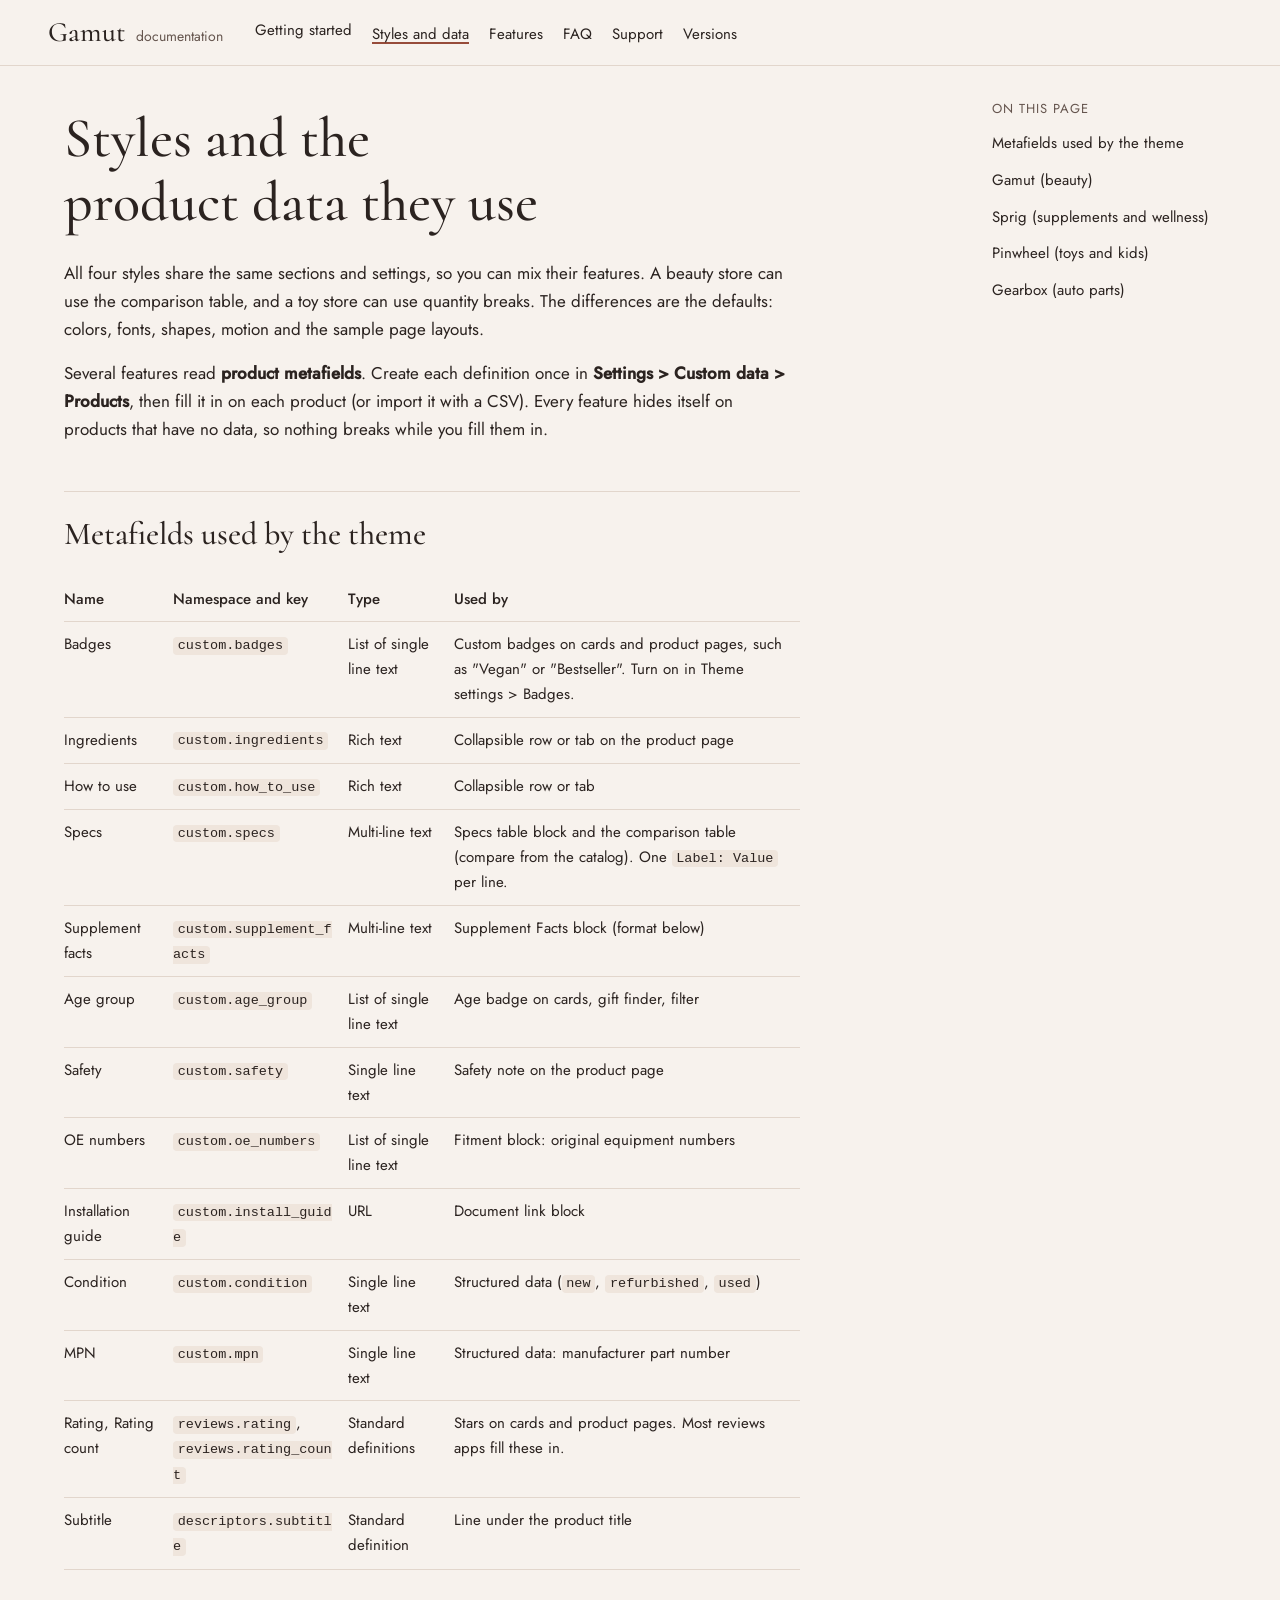
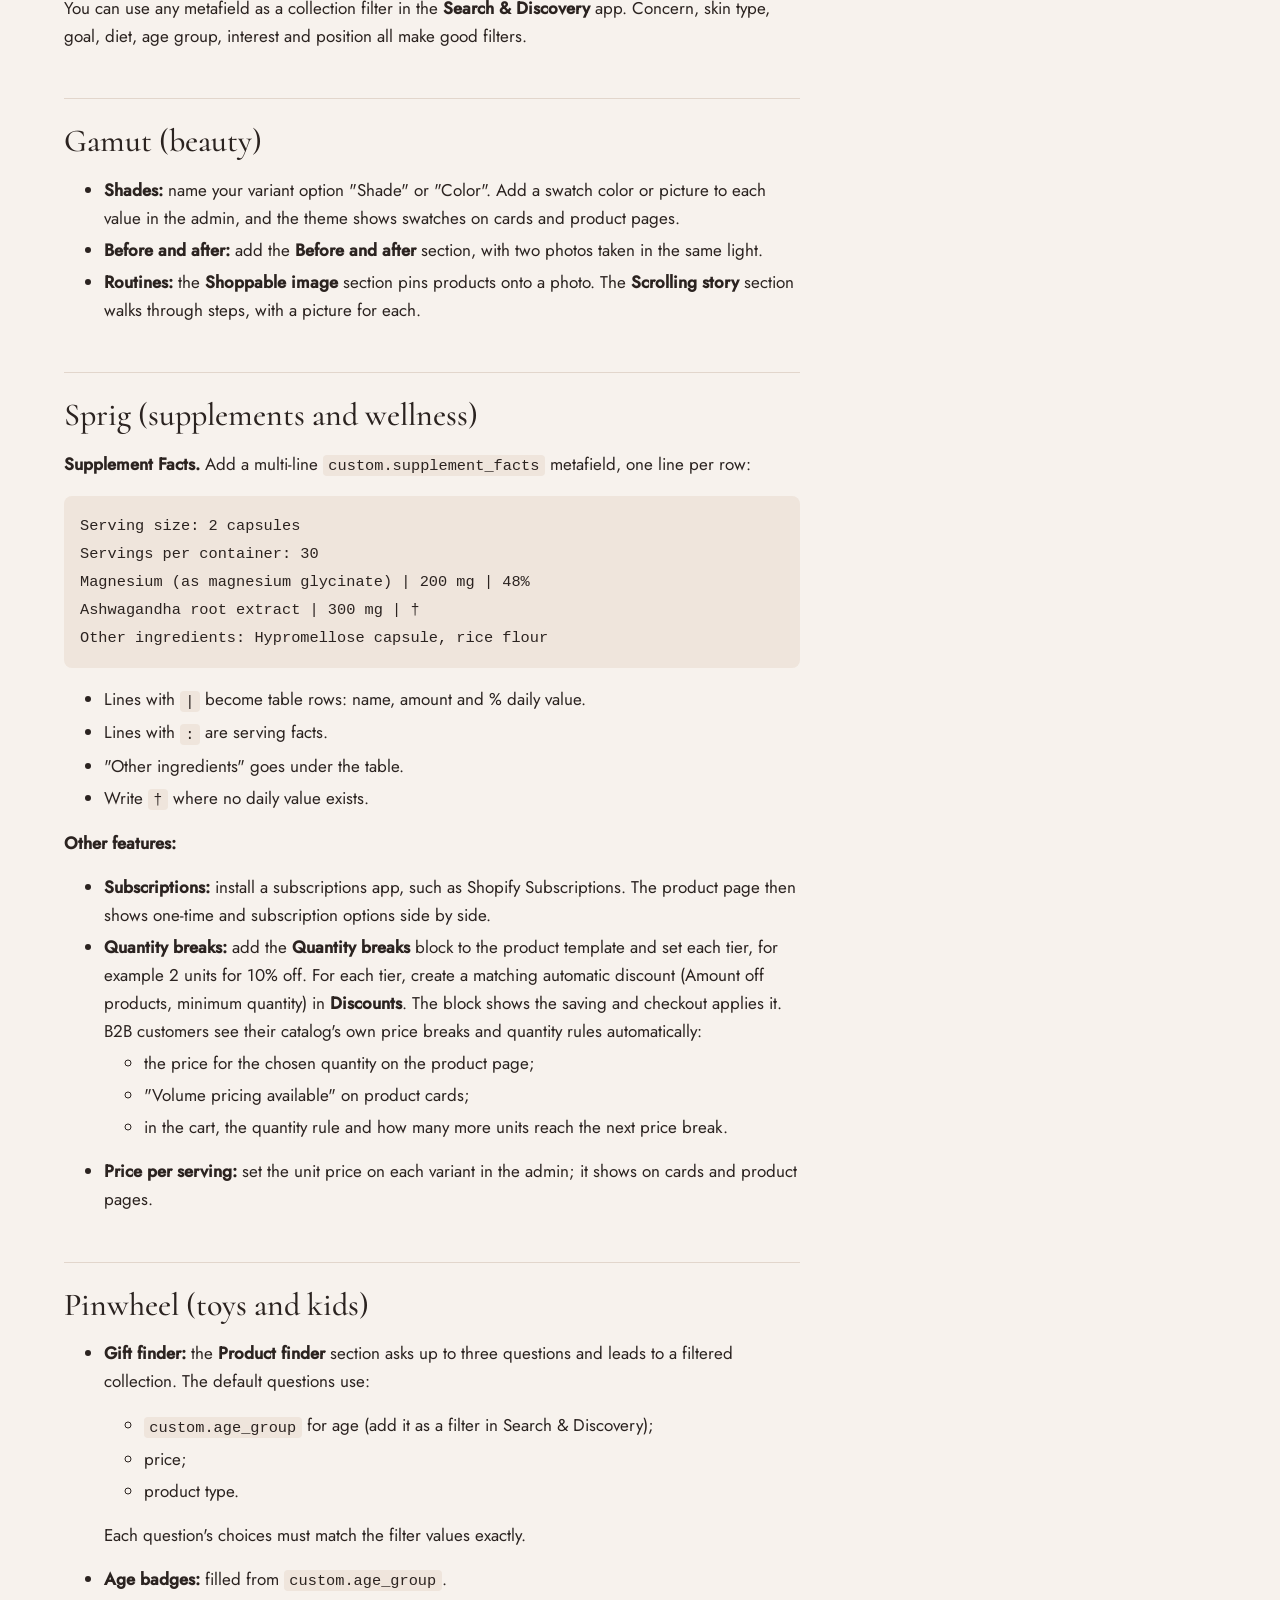
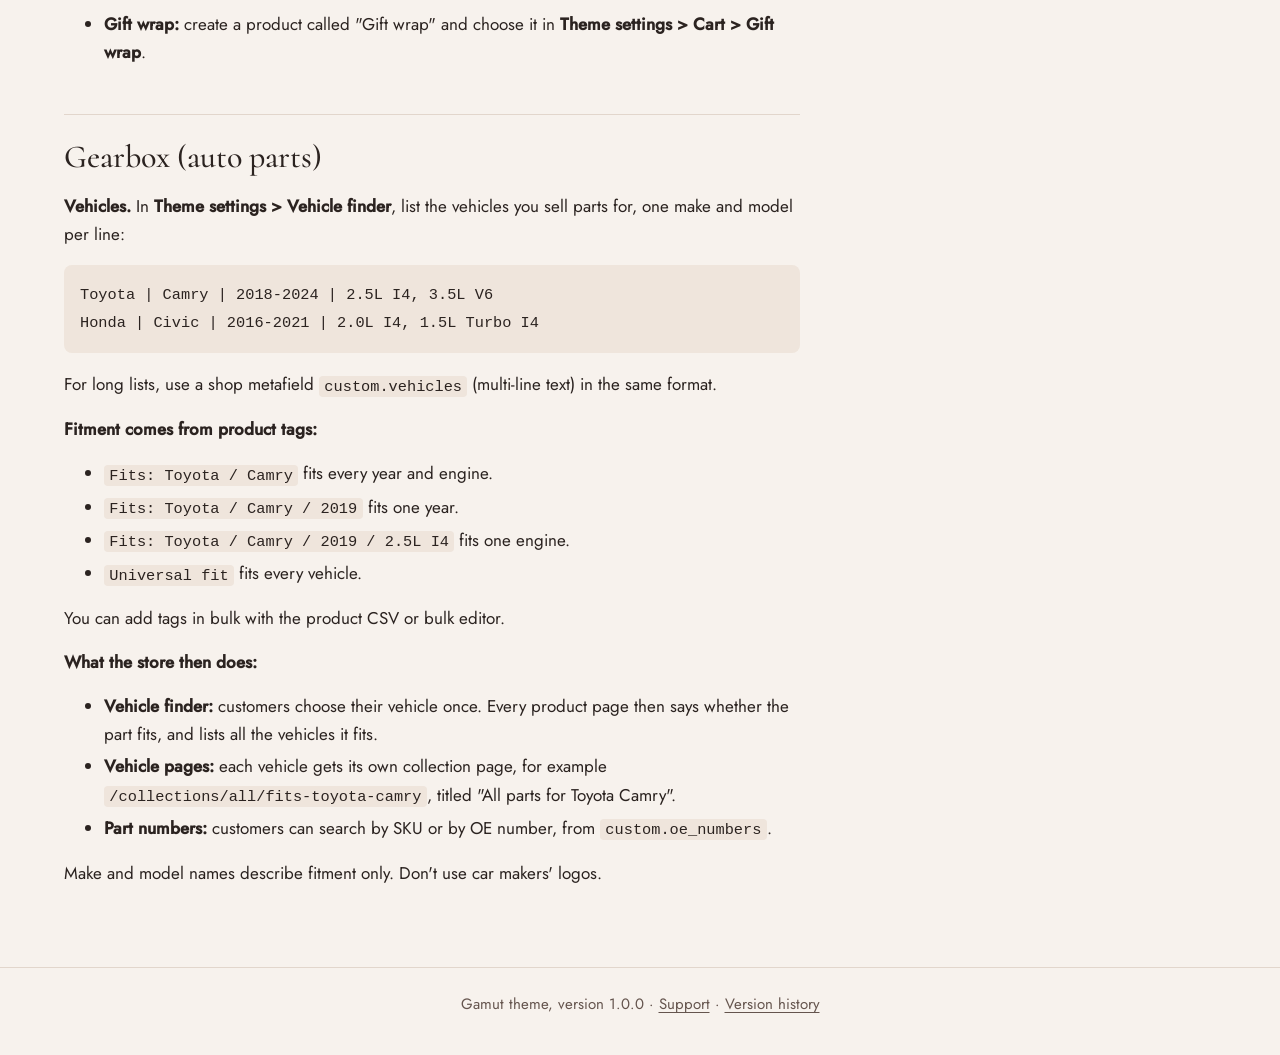
<file: styles.html>
<!doctype html>
<html lang="en">
<head>
<meta charset="utf-8">
<meta name="viewport" content="width=device-width, initial-scale=1">
<title>Styles and the product
data they use · Gamut theme documentation</title>
<meta name="description" content="Documentation for the Gamut Shopify theme: styles and data.">
<link rel="preload" href="assets/fonts/jost-latin-400-normal.woff2" as="font" type="font/woff2" crossorigin>
<link rel="stylesheet" href="assets/site.css">

</head>
<body>
<a class="skip" href="#content">Skip to content</a>
<header class="site-header">
  <div class="site-header__inner">
    <a class="wordmark" href="index.html">Gamut <span>documentation</span></a>
    <nav aria-label="Documentation"><ul class="site-nav"><li><a href="index.html">Getting started</a></li><li><a href="styles.html" aria-current="page">Styles and data</a></li><li><a href="features.html">Features</a></li><li><a href="faq.html">FAQ</a></li><li><a href="support.html">Support</a></li><li><a href="versions.html">Versions</a></li></ul></nav>
  </div>
</header>
<div class="layout">
  <main id="content" class="content">
<h1 id="styles-and-the-product-data-they-use">Styles and the product
data they use</h1>
<p>All four styles share the same sections and settings, so you can mix
their features. A beauty store can use the comparison table, and a toy
store can use quantity breaks. The differences are the defaults: colors,
fonts, shapes, motion and the sample page layouts.</p>
<p>Several features read <strong>product metafields</strong>. Create
each definition once in <strong>Settings &gt; Custom data &gt;
Products</strong>, then fill it in on each product (or import it with a
CSV). Every feature hides itself on products that have no data, so
nothing breaks while you fill them in.</p>
<h2 id="metafields-used-by-the-theme">Metafields used by the theme</h2>
<div class="table-scroll" tabindex="0" role="region" aria-label="Table"><table>
<thead>
<tr>
<th>Name</th>
<th>Namespace and key</th>
<th>Type</th>
<th>Used by</th>
</tr>
</thead>
<tbody>
<tr>
<td>Badges</td>
<td><code>custom.badges</code></td>
<td>List of single line text</td>
<td>Custom badges on cards and product pages, such as "Vegan" or
"Bestseller". Turn on in Theme settings &gt; Badges.</td>
</tr>
<tr>
<td>Ingredients</td>
<td><code>custom.ingredients</code></td>
<td>Rich text</td>
<td>Collapsible row or tab on the product page</td>
</tr>
<tr>
<td>How to use</td>
<td><code>custom.how_to_use</code></td>
<td>Rich text</td>
<td>Collapsible row or tab</td>
</tr>
<tr>
<td>Specs</td>
<td><code>custom.specs</code></td>
<td>Multi-line text</td>
<td>Specs table block and the comparison table (compare from the
catalog). One <code>Label: Value</code> per line.</td>
</tr>
<tr>
<td>Supplement facts</td>
<td><code>custom.supplement_facts</code></td>
<td>Multi-line text</td>
<td>Supplement Facts block (format below)</td>
</tr>
<tr>
<td>Age group</td>
<td><code>custom.age_group</code></td>
<td>List of single line text</td>
<td>Age badge on cards, gift finder, filter</td>
</tr>
<tr>
<td>Safety</td>
<td><code>custom.safety</code></td>
<td>Single line text</td>
<td>Safety note on the product page</td>
</tr>
<tr>
<td>OE numbers</td>
<td><code>custom.oe_numbers</code></td>
<td>List of single line text</td>
<td>Fitment block: original equipment numbers</td>
</tr>
<tr>
<td>Installation guide</td>
<td><code>custom.install_guide</code></td>
<td>URL</td>
<td>Document link block</td>
</tr>
<tr>
<td>Condition</td>
<td><code>custom.condition</code></td>
<td>Single line text</td>
<td>Structured data (<code>new</code>, <code>refurbished</code>,
<code>used</code>)</td>
</tr>
<tr>
<td>MPN</td>
<td><code>custom.mpn</code></td>
<td>Single line text</td>
<td>Structured data: manufacturer part number</td>
</tr>
<tr>
<td>Rating, Rating count</td>
<td><code>reviews.rating</code>, <code>reviews.rating_count</code></td>
<td>Standard definitions</td>
<td>Stars on cards and product pages. Most reviews apps fill these
in.</td>
</tr>
<tr>
<td>Subtitle</td>
<td><code>descriptors.subtitle</code></td>
<td>Standard definition</td>
<td>Line under the product title</td>
</tr>
</tbody>
</table></div>
<p>You can use any metafield as a collection filter in the
<strong>Search &amp; Discovery</strong> app. Concern, skin type, goal,
diet, age group, interest and position all make good filters.</p>
<h2 id="gamut-beauty">Gamut (beauty)</h2>
<ul>
<li><strong>Shades:</strong> name your variant option "Shade" or
"Color". Add a swatch color or picture to each value in the admin, and
the theme shows swatches on cards and product pages.</li>
<li><strong>Before and after:</strong> add the <strong>Before and
after</strong> section, with two photos taken in the same light.</li>
<li><strong>Routines:</strong> the <strong>Shoppable image</strong>
section pins products onto a photo. The <strong>Scrolling story</strong>
section walks through steps, with a picture for each.</li>
</ul>
<h2 id="sprig-supplements-and-wellness">Sprig (supplements and
wellness)</h2>
<p><strong>Supplement Facts.</strong> Add a multi-line
<code>custom.supplement_facts</code> metafield, one line per row:</p>
<pre tabindex="0"><code>Serving size: 2 capsules
Servings per container: 30
Magnesium (as magnesium glycinate) | 200 mg | 48%
Ashwagandha root extract | 300 mg | †
Other ingredients: Hypromellose capsule, rice flour</code></pre>
<ul>
<li>Lines with <code>|</code> become table rows: name, amount and %
daily value.</li>
<li>Lines with <code>:</code> are serving facts.</li>
<li>"Other ingredients" goes under the table.</li>
<li>Write <code>†</code> where no daily value exists.</li>
</ul>
<p><strong>Other features:</strong></p>
<ul>
<li><strong>Subscriptions:</strong> install a subscriptions app, such as
Shopify Subscriptions. The product page then shows one-time and
subscription options side by side.</li>
<li><strong>Quantity breaks:</strong> add the <strong>Quantity
breaks</strong> block to the product template and set each tier, for
example 2 units for 10% off. For each tier, create a matching automatic
discount (Amount off products, minimum quantity) in
<strong>Discounts</strong>. The block shows the saving and checkout
applies it. B2B customers see their catalog's own price breaks and
quantity rules automatically:
<ul>
<li>the price for the chosen quantity on the product page;</li>
<li>"Volume pricing available" on product cards;</li>
<li>in the cart, the quantity rule and how many more units reach the
next price break.</li>
</ul></li>
<li><strong>Price per serving:</strong> set the unit price on each
variant in the admin; it shows on cards and product pages.</li>
</ul>
<h2 id="pinwheel-toys-and-kids">Pinwheel (toys and kids)</h2>
<ul>
<li><p><strong>Gift finder:</strong> the <strong>Product finder</strong>
section asks up to three questions and leads to a filtered collection.
The default questions use:</p>
<ul>
<li><code>custom.age_group</code> for age (add it as a filter in Search
&amp; Discovery);</li>
<li>price;</li>
<li>product type.</li>
</ul>
<p>Each question's choices must match the filter values
exactly.</p></li>
<li><p><strong>Age badges:</strong> filled from
<code>custom.age_group</code>.</p></li>
<li><p><strong>Gift wrap:</strong> create a product called "Gift wrap"
and choose it in <strong>Theme settings &gt; Cart &gt; Gift
wrap</strong>.</p></li>
</ul>
<h2 id="gearbox-auto-parts">Gearbox (auto parts)</h2>
<p><strong>Vehicles.</strong> In <strong>Theme settings &gt; Vehicle
finder</strong>, list the vehicles you sell parts for, one make and
model per line:</p>
<pre tabindex="0"><code>Toyota | Camry | 2018-2024 | 2.5L I4, 3.5L V6
Honda | Civic | 2016-2021 | 2.0L I4, 1.5L Turbo I4</code></pre>
<p>For long lists, use a shop metafield <code>custom.vehicles</code>
(multi-line text) in the same format.</p>
<p><strong>Fitment comes from product tags:</strong></p>
<ul>
<li><code>Fits: Toyota / Camry</code> fits every year and engine.</li>
<li><code>Fits: Toyota / Camry / 2019</code> fits one year.</li>
<li><code>Fits: Toyota / Camry / 2019 / 2.5L I4</code> fits one
engine.</li>
<li><code>Universal fit</code> fits every vehicle.</li>
</ul>
<p>You can add tags in bulk with the product CSV or bulk editor.</p>
<p><strong>What the store then does:</strong></p>
<ul>
<li><strong>Vehicle finder:</strong> customers choose their vehicle
once. Every product page then says whether the part fits, and lists all
the vehicles it fits.</li>
<li><strong>Vehicle pages:</strong> each vehicle gets its own collection
page, for example <code>/collections/all/fits-toyota-camry</code>,
titled "All parts for Toyota Camry".</li>
<li><strong>Part numbers:</strong> customers can search by SKU or by OE
number, from <code>custom.oe_numbers</code>.</li>
</ul>
<p>Make and model names describe fitment only. Don't use car makers'
logos.</p>

  </main>
  <nav class="toc" aria-label="On this page"><p class="toc__title">On this page</p><ul><li><a href="#metafields-used-by-the-theme">Metafields used by the theme</a></li><li><a href="#gamut-beauty">Gamut (beauty)</a></li><li><a href="#sprig-supplements-and-wellness">Sprig (supplements and
wellness)</a></li><li><a href="#pinwheel-toys-and-kids">Pinwheel (toys and kids)</a></li><li><a href="#gearbox-auto-parts">Gearbox (auto parts)</a></li></ul></nav>
</div>
<footer class="site-footer">
  <p>Gamut theme, version 1.0.0 · <a href="support.html">Support</a> · <a href="versions.html">Version history</a></p>
</footer>
</body>
</html>
</file>
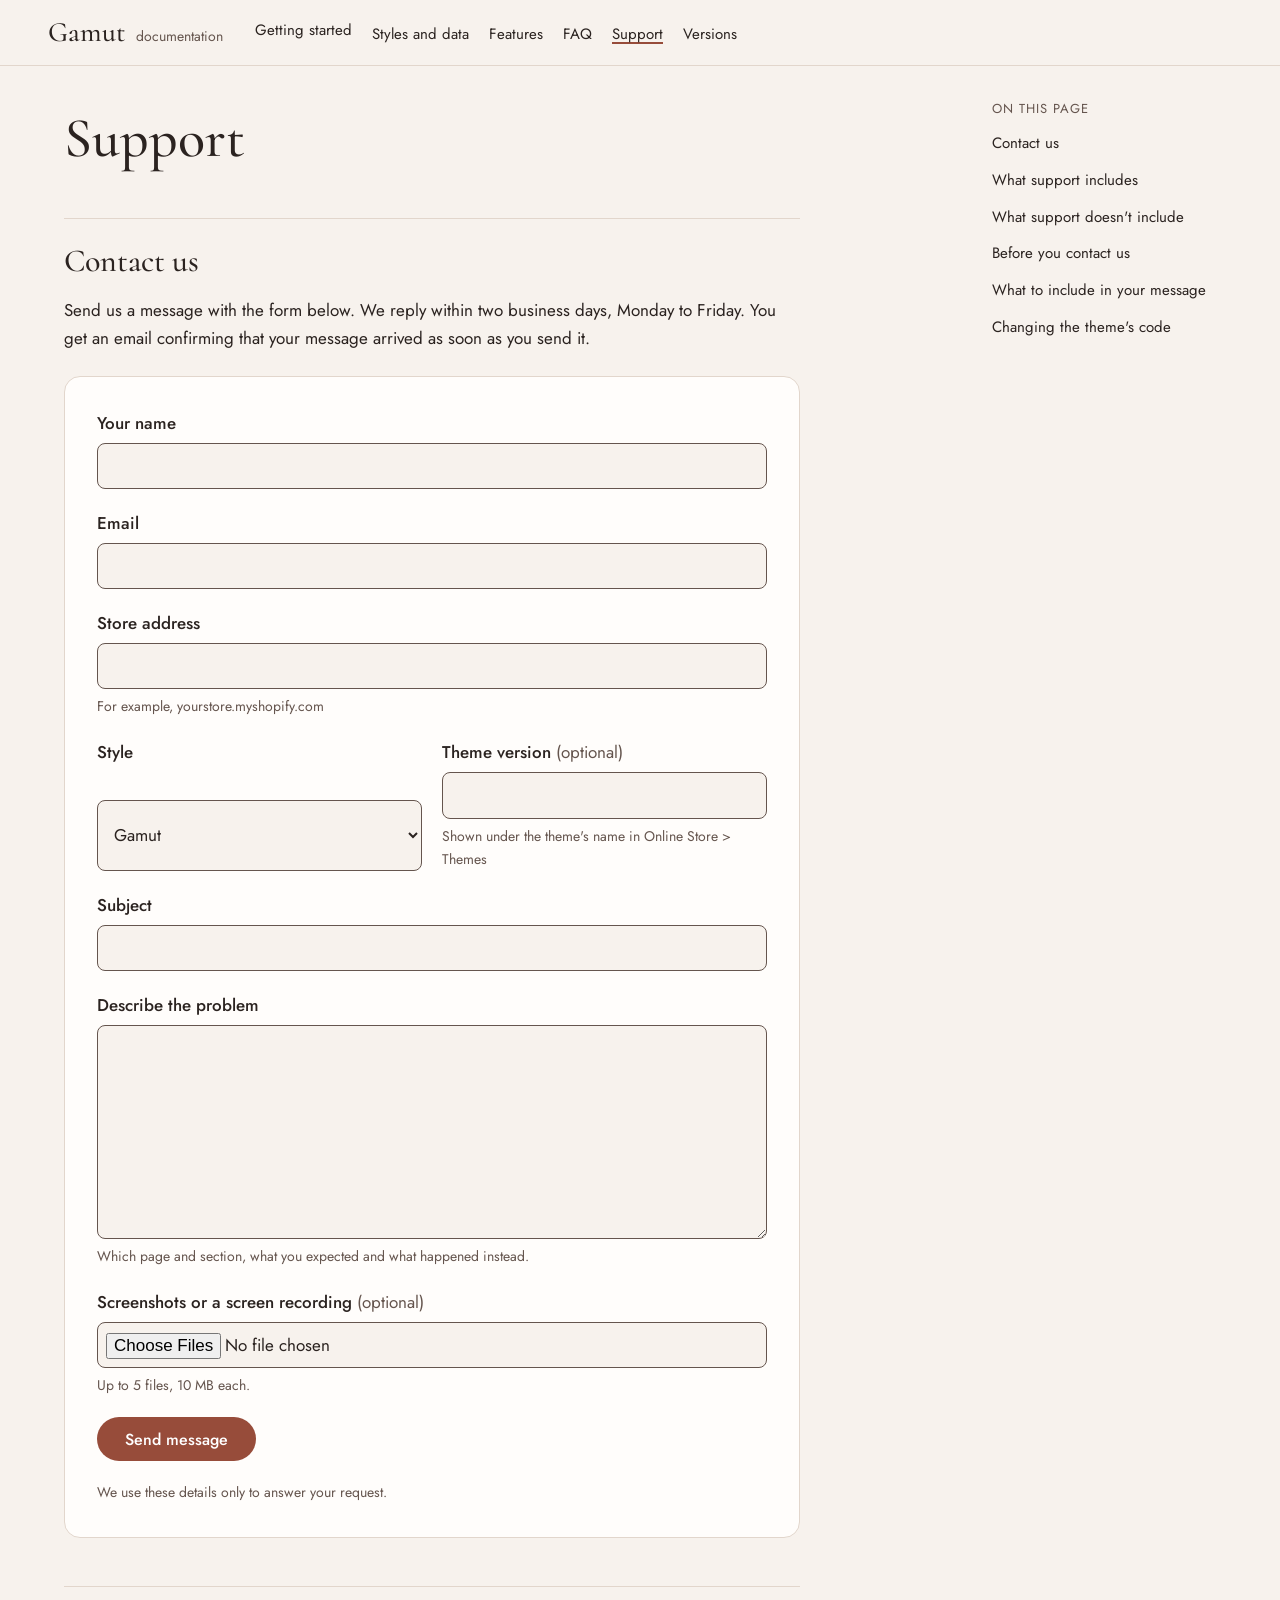
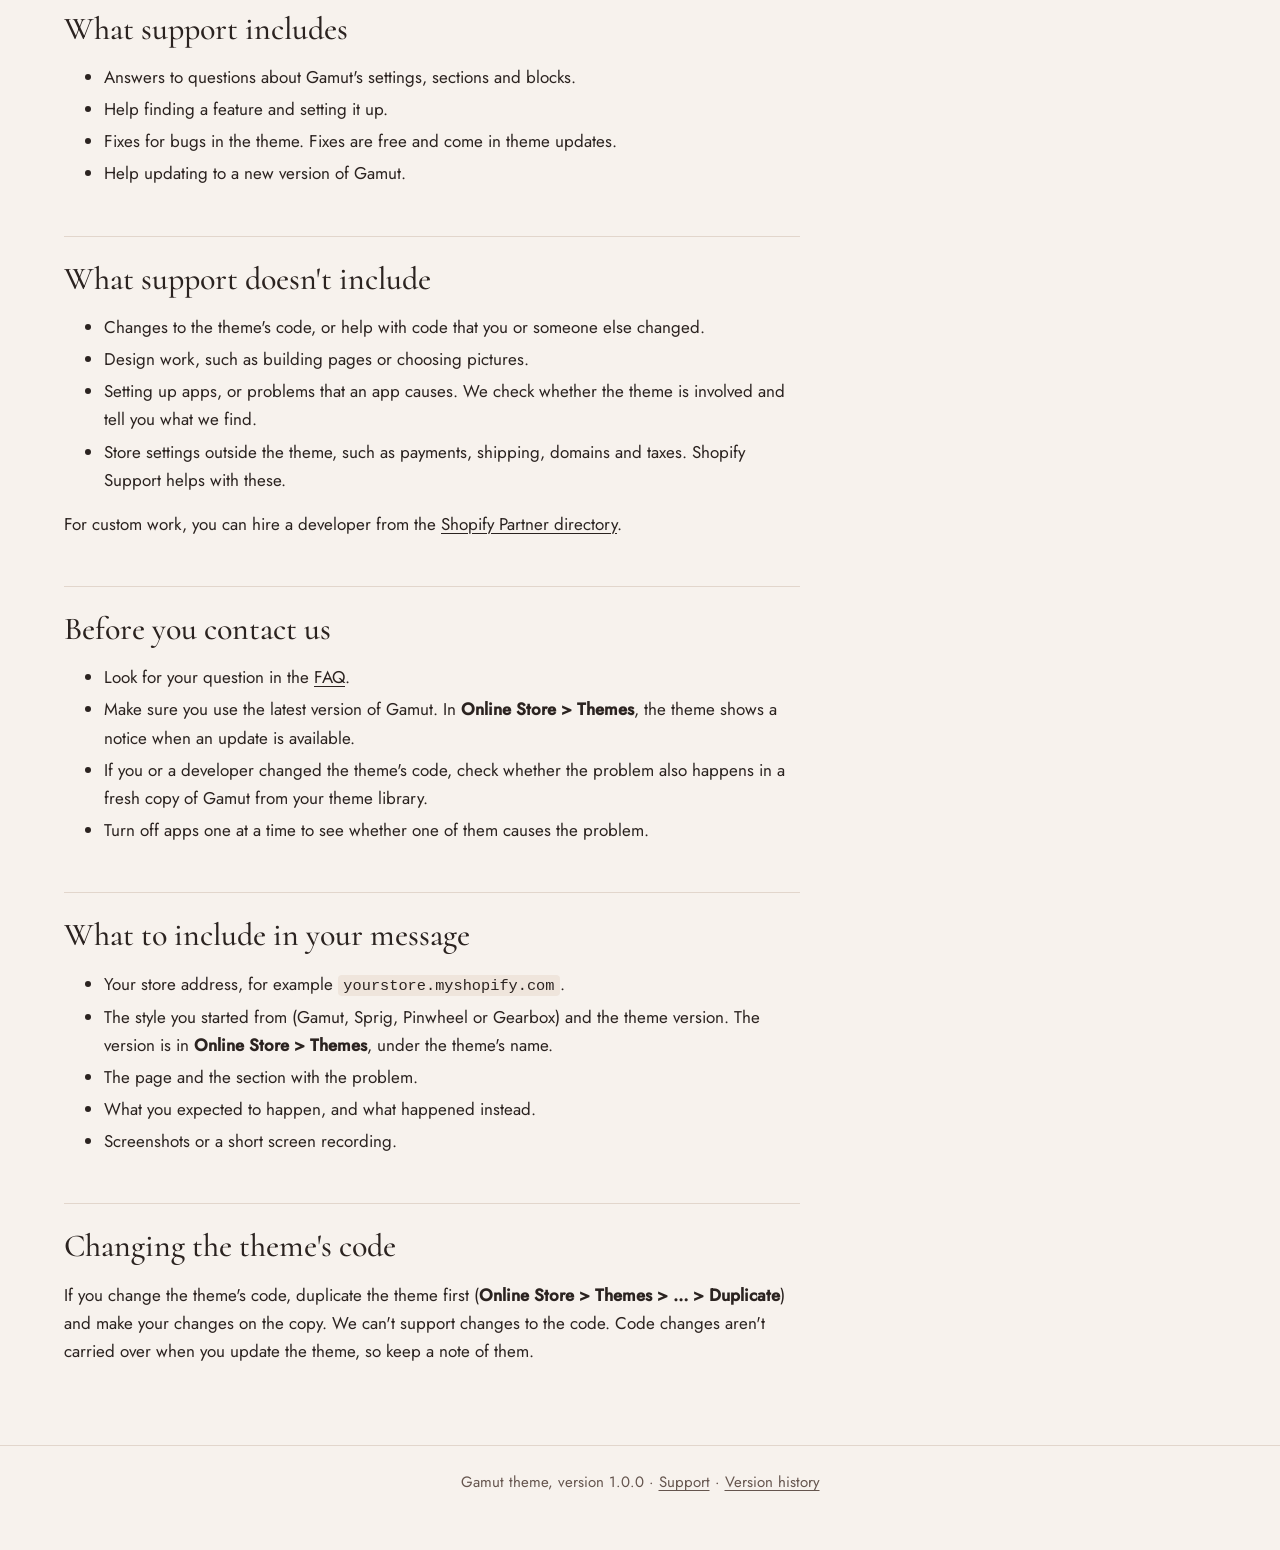
<file: support.html>
<!doctype html>
<html lang="en">
<head>
<meta charset="utf-8">
<meta name="viewport" content="width=device-width, initial-scale=1">
<title>Support · Gamut theme documentation</title>
<meta name="description" content="Documentation for the Gamut Shopify theme: support.">
<link rel="preload" href="assets/fonts/jost-latin-400-normal.woff2" as="font" type="font/woff2" crossorigin>
<link rel="stylesheet" href="assets/site.css">
<script type="module" src="assets/support.js"></script>
</head>
<body>
<a class="skip" href="#content">Skip to content</a>
<header class="site-header">
  <div class="site-header__inner">
    <a class="wordmark" href="index.html">Gamut <span>documentation</span></a>
    <nav aria-label="Documentation"><ul class="site-nav"><li><a href="index.html">Getting started</a></li><li><a href="styles.html">Styles and data</a></li><li><a href="features.html">Features</a></li><li><a href="faq.html">FAQ</a></li><li><a href="support.html" aria-current="page">Support</a></li><li><a href="versions.html">Versions</a></li></ul></nav>
  </div>
</header>
<div class="layout">
  <main id="content" class="content">
<h1 id="support">Support</h1>
<h2 id="contact-us">Contact us</h2>
<p>Send us a message with the form below. We reply within two business
days, Monday to Friday. You get an email confirming that your message
arrived as soon as you send it.</p>

<form class="support-form" id="support-form" action="https://formsubmit.co/c02b61e465c0d41640039e06b1410593" method="post" enctype="multipart/form-data" novalidate data-support-form data-native-submit>
  <input type="hidden" name="_next" value="https://valdemarus21.github.io/gamut-theme-docs/support.html?sent=1#support-form">
  <input type="hidden" name="_template" value="table">
  <input type="hidden" name="_autoresponse" value="Thanks for writing to Gamut theme support. We received your message and reply within two business days. If you have more screenshots or details, reply to this email.">
  <p class="form-note" data-unconnected-note hidden>This form isn't connected yet. It will be before Gamut is published.</p>
  <div class="form-errors" role="alert" tabindex="-1" data-errors hidden></div>
  <div class="field">
    <label for="name">Your name</label>
    <input id="name" name="name" type="text" autocomplete="name" required data-error="Enter your name.">
  </div>
  <div class="field">
    <label for="email">Email</label>
    <input id="email" name="email" type="email" autocomplete="email" required data-error="Enter your email address.">
  </div>
  <div class="field">
    <label for="store">Store address</label>
    <input id="store" name="store_url" type="text" inputmode="url" required aria-describedby="store-hint" data-error="Enter your store address.">
    <p class="hint" id="store-hint">For example, yourstore.myshopify.com</p>
  </div>
  <div class="field-row">
    <div class="field">
      <label for="style">Style</label>
      <select id="style" name="style">
        <option>Gamut</option>
        <option>Sprig</option>
        <option>Pinwheel</option>
        <option>Gearbox</option>
        <option>I'm not sure</option>
      </select>
    </div>
    <div class="field">
      <label for="version">Theme version <span class="optional">(optional)</span></label>
      <input id="version" name="theme_version" type="text" aria-describedby="version-hint">
      <p class="hint" id="version-hint">Shown under the theme's name in Online Store &gt; Themes</p>
    </div>
  </div>
  <div class="field">
    <label for="subject">Subject</label>
    <input id="subject" name="subject" type="text" required data-error="Enter a subject.">
    <input type="hidden" name="_subject" value="Gamut support" data-mail-subject>
    <input type="hidden" name="theme" value="Gamut">
  </div>
  <div class="field">
    <label for="message">Describe the problem</label>
    <textarea id="message" name="message" rows="7" required aria-describedby="message-hint" data-error="Describe the problem."></textarea>
    <p class="hint" id="message-hint">Which page and section, what you expected and what happened instead.</p>
  </div>
  <div class="field">
    <label for="files">Screenshots or a screen recording <span class="optional">(optional)</span></label>
    <input id="files" name="attachments" type="file" accept="image/*,video/mp4,video/quicktime" multiple aria-describedby="files-hint">
    <p class="hint" id="files-hint">Up to 5 files, 10 MB each.</p>
  </div>
  <button class="button" type="submit">Send message</button>
  <p class="hint">We use these details only to answer your request.</p>
  <div class="form-status" role="status" data-status></div>
</form>

<h2 id="what-support-includes">What support includes</h2>
<ul>
<li>Answers to questions about Gamut's settings, sections and
blocks.</li>
<li>Help finding a feature and setting it up.</li>
<li>Fixes for bugs in the theme. Fixes are free and come in theme
updates.</li>
<li>Help updating to a new version of Gamut.</li>
</ul>
<h2 id="what-support-doesnt-include">What support doesn't include</h2>
<ul>
<li>Changes to the theme's code, or help with code that you or someone
else changed.</li>
<li>Design work, such as building pages or choosing pictures.</li>
<li>Setting up apps, or problems that an app causes. We check whether
the theme is involved and tell you what we find.</li>
<li>Store settings outside the theme, such as payments, shipping,
domains and taxes. Shopify Support helps with these.</li>
</ul>
<p>For custom work, you can hire a developer from the <a
href="https://www.shopify.com/partners/directory" rel="noopener">Shopify Partner
directory</a>.</p>
<h2 id="before-you-contact-us">Before you contact us</h2>
<ul>
<li>Look for your question in the <a href="faq.html">FAQ</a>.</li>
<li>Make sure you use the latest version of Gamut. In <strong>Online
Store &gt; Themes</strong>, the theme shows a notice when an update is
available.</li>
<li>If you or a developer changed the theme's code, check whether the
problem also happens in a fresh copy of Gamut from your theme
library.</li>
<li>Turn off apps one at a time to see whether one of them causes the
problem.</li>
</ul>
<h2 id="what-to-include-in-your-message">What to include in your
message</h2>
<ul>
<li>Your store address, for example
<code>yourstore.myshopify.com</code>.</li>
<li>The style you started from (Gamut, Sprig, Pinwheel or Gearbox) and
the theme version. The version is in <strong>Online Store &gt;
Themes</strong>, under the theme's name.</li>
<li>The page and the section with the problem.</li>
<li>What you expected to happen, and what happened instead.</li>
<li>Screenshots or a short screen recording.</li>
</ul>
<h2 id="changing-the-themes-code">Changing the theme's code</h2>
<p>If you change the theme's code, duplicate the theme first
(<strong>Online Store &gt; Themes &gt; … &gt; Duplicate</strong>) and
make your changes on the copy. We can't support changes to the code.
Code changes aren't carried over when you update the theme, so keep a
note of them.</p>

  </main>
  <nav class="toc" aria-label="On this page"><p class="toc__title">On this page</p><ul><li><a href="#contact-us">Contact us</a></li><li><a href="#what-support-includes">What support includes</a></li><li><a href="#what-support-doesnt-include">What support doesn't include</a></li><li><a href="#before-you-contact-us">Before you contact us</a></li><li><a href="#what-to-include-in-your-message">What to include in your
message</a></li><li><a href="#changing-the-themes-code">Changing the theme's code</a></li></ul></nav>
</div>
<footer class="site-footer">
  <p>Gamut theme, version 1.0.0 · <a href="support.html">Support</a> · <a href="versions.html">Version history</a></p>
</footer>
</body>
</html>
</file>
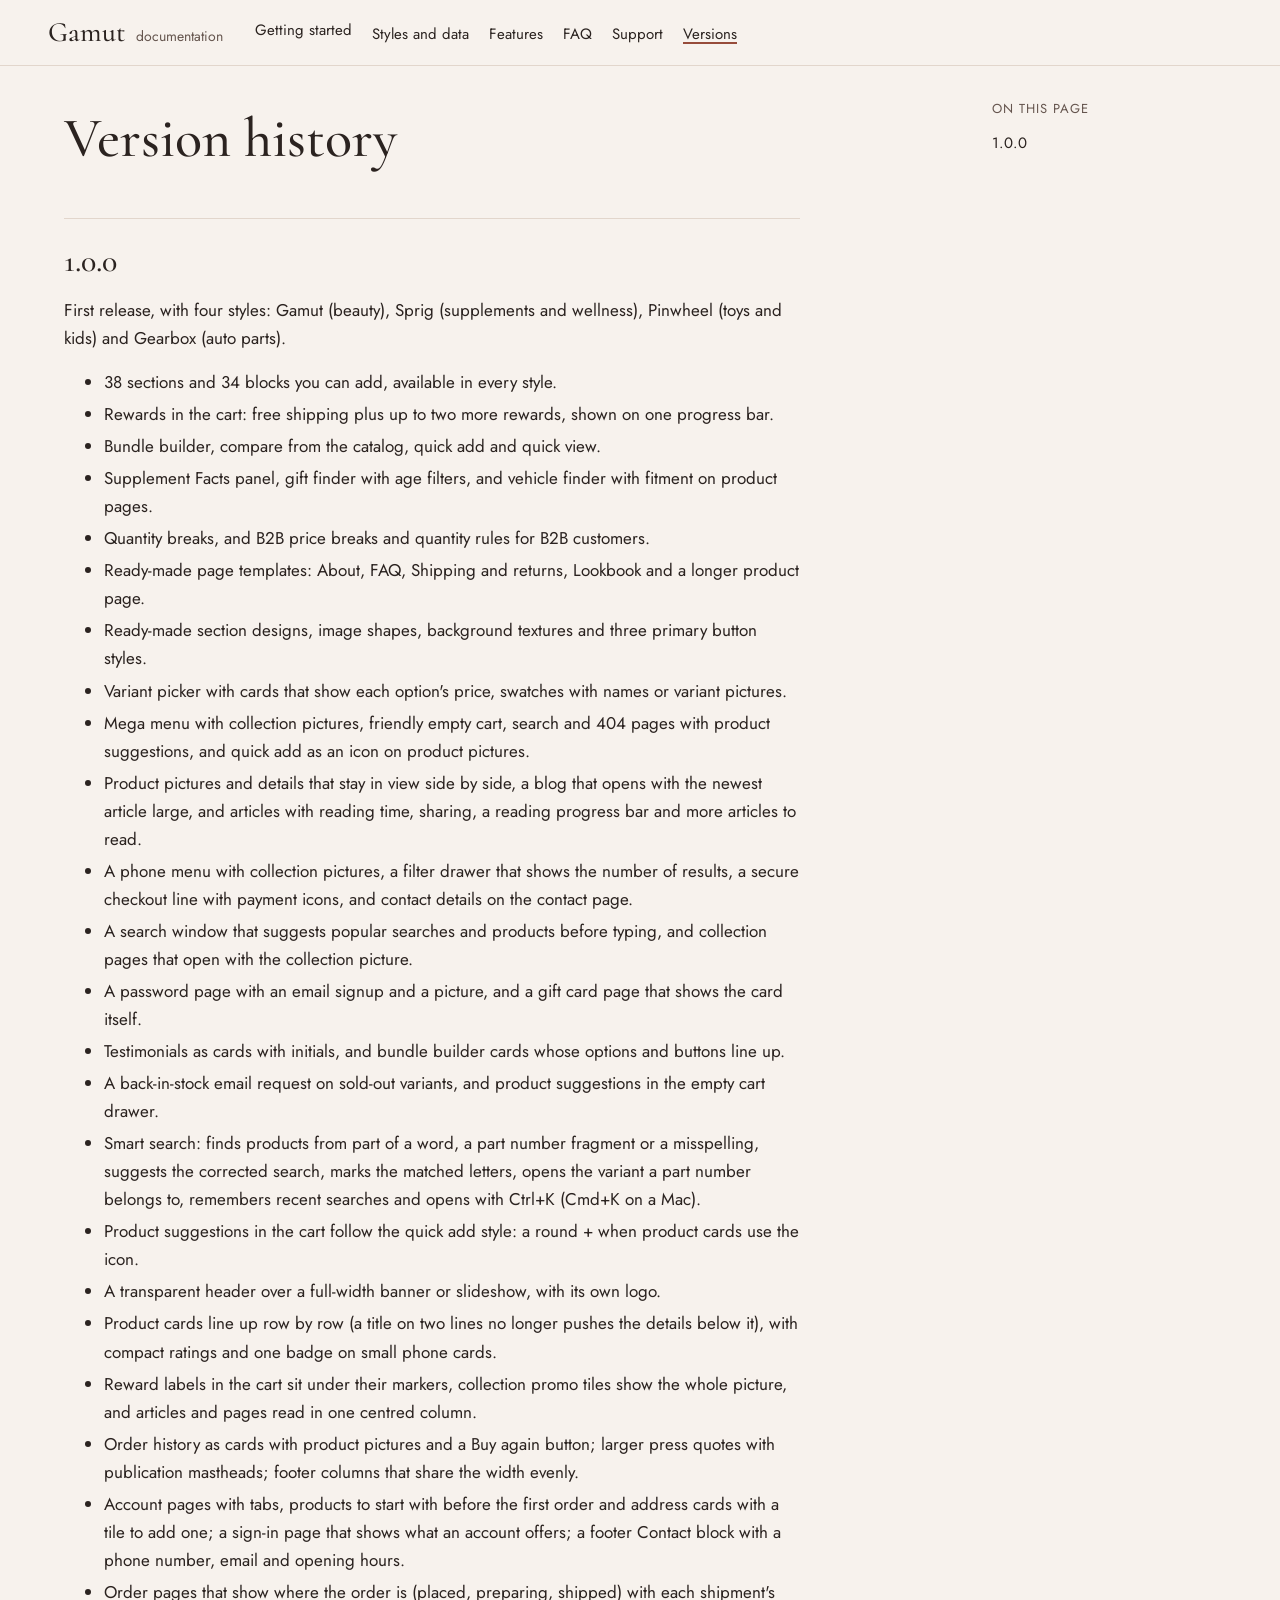
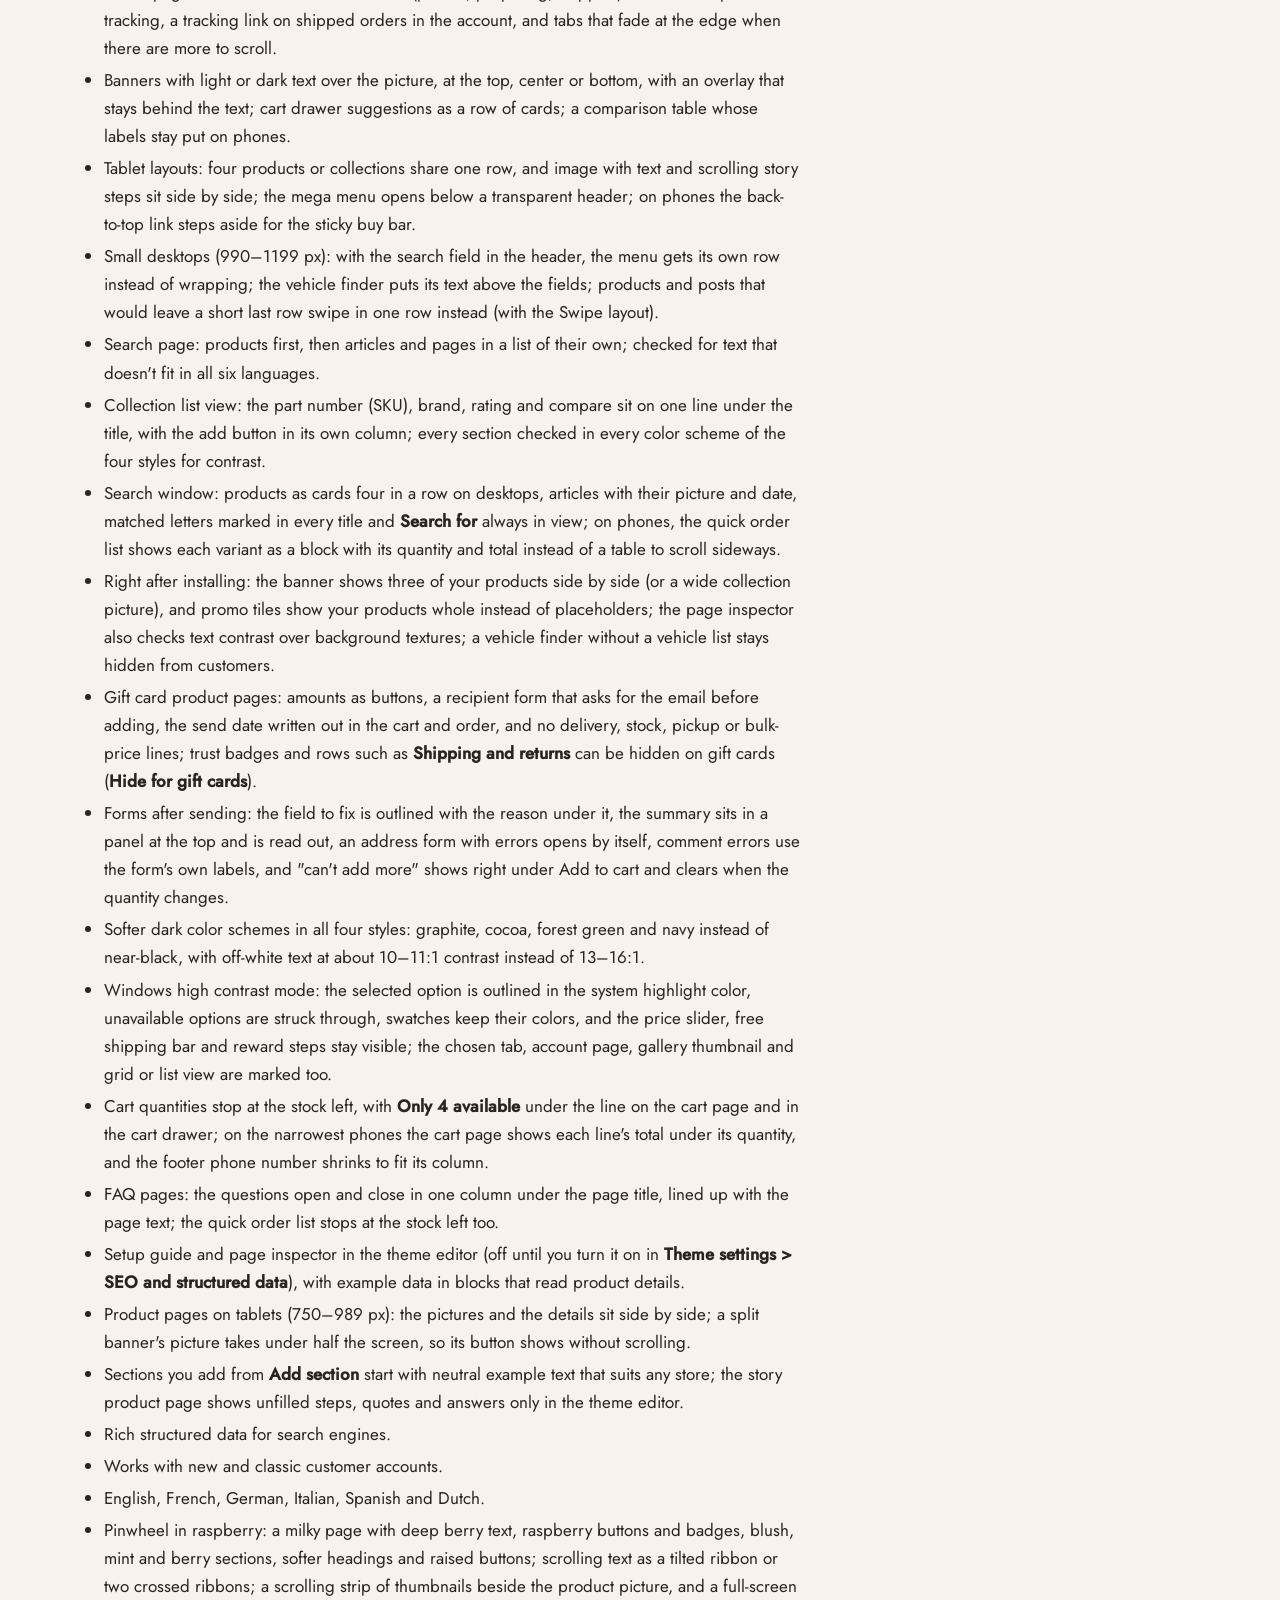
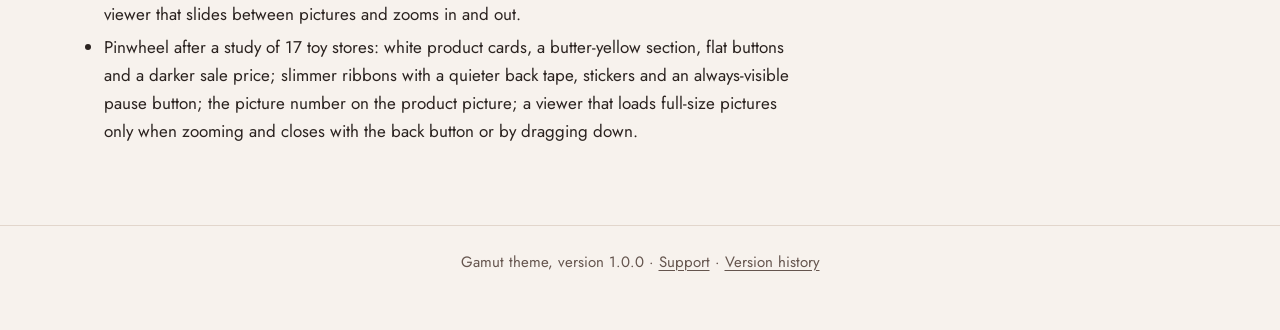
<file: versions.html>
<!doctype html>
<html lang="en">
<head>
<meta charset="utf-8">
<meta name="viewport" content="width=device-width, initial-scale=1">
<title>Version history · Gamut theme documentation</title>
<meta name="description" content="Documentation for the Gamut Shopify theme: versions.">
<link rel="preload" href="assets/fonts/jost-latin-400-normal.woff2" as="font" type="font/woff2" crossorigin>
<link rel="stylesheet" href="assets/site.css">

</head>
<body>
<a class="skip" href="#content">Skip to content</a>
<header class="site-header">
  <div class="site-header__inner">
    <a class="wordmark" href="index.html">Gamut <span>documentation</span></a>
    <nav aria-label="Documentation"><ul class="site-nav"><li><a href="index.html">Getting started</a></li><li><a href="styles.html">Styles and data</a></li><li><a href="features.html">Features</a></li><li><a href="faq.html">FAQ</a></li><li><a href="support.html">Support</a></li><li><a href="versions.html" aria-current="page">Versions</a></li></ul></nav>
  </div>
</header>
<div class="layout">
  <main id="content" class="content">
<h1 id="version-history">Version history</h1>
<h2 id="100">1.0.0</h2>
<p>First release, with four styles: Gamut (beauty), Sprig (supplements
and wellness), Pinwheel (toys and kids) and Gearbox (auto parts).</p>
<ul>
<li>38 sections and 34 blocks you can add, available in every
style.</li>
<li>Rewards in the cart: free shipping plus up to two more rewards,
shown on one progress bar.</li>
<li>Bundle builder, compare from the catalog, quick add and quick
view.</li>
<li>Supplement Facts panel, gift finder with age filters, and vehicle
finder with fitment on product pages.</li>
<li>Quantity breaks, and B2B price breaks and quantity rules for B2B
customers.</li>
<li>Ready-made page templates: About, FAQ, Shipping and returns,
Lookbook and a longer product page.</li>
<li>Ready-made section designs, image shapes, background textures and
three primary button styles.</li>
<li>Variant picker with cards that show each option's price, swatches
with names or variant pictures.</li>
<li>Mega menu with collection pictures, friendly empty cart, search and
404 pages with product suggestions, and quick add as an icon on product
pictures.</li>
<li>Product pictures and details that stay in view side by side, a blog
that opens with the newest article large, and articles with reading
time, sharing, a reading progress bar and more articles to read.</li>
<li>A phone menu with collection pictures, a filter drawer that shows
the number of results, a secure checkout line with payment icons, and
contact details on the contact page.</li>
<li>A search window that suggests popular searches and products before
typing, and collection pages that open with the collection picture.</li>
<li>A password page with an email signup and a picture, and a gift card
page that shows the card itself.</li>
<li>Testimonials as cards with initials, and bundle builder cards whose
options and buttons line up.</li>
<li>A back-in-stock email request on sold-out variants, and product
suggestions in the empty cart drawer.</li>
<li>Smart search: finds products from part of a word, a part number
fragment or a misspelling, suggests the corrected search, marks the
matched letters, opens the variant a part number belongs to, remembers
recent searches and opens with Ctrl+K (Cmd+K on a Mac).</li>
<li>Product suggestions in the cart follow the quick add style: a round
+ when product cards use the icon.</li>
<li>A transparent header over a full-width banner or slideshow, with its
own logo.</li>
<li>Product cards line up row by row (a title on two lines no longer
pushes the details below it), with compact ratings and one badge on
small phone cards.</li>
<li>Reward labels in the cart sit under their markers, collection promo
tiles show the whole picture, and articles and pages read in one centred
column.</li>
<li>Order history as cards with product pictures and a Buy again button;
larger press quotes with publication mastheads; footer columns that
share the width evenly.</li>
<li>Account pages with tabs, products to start with before the first
order and address cards with a tile to add one; a sign-in page that
shows what an account offers; a footer Contact block with a phone
number, email and opening hours.</li>
<li>Order pages that show where the order is (placed, preparing,
shipped) with each shipment's tracking, a tracking link on shipped
orders in the account, and tabs that fade at the edge when there are
more to scroll.</li>
<li>Banners with light or dark text over the picture, at the top, center
or bottom, with an overlay that stays behind the text; cart drawer
suggestions as a row of cards; a comparison table whose labels stay put
on phones.</li>
<li>Tablet layouts: four products or collections share one row, and
image with text and scrolling story steps sit side by side; the mega
menu opens below a transparent header; on phones the back-to-top link
steps aside for the sticky buy bar.</li>
<li>Small desktops (990–1199 px): with the search field in the header,
the menu gets its own row instead of wrapping; the vehicle finder puts
its text above the fields; products and posts that would leave a short
last row swipe in one row instead (with the Swipe layout).</li>
<li>Search page: products first, then articles and pages in a list of
their own; checked for text that doesn't fit in all six languages.</li>
<li>Collection list view: the part number (SKU), brand, rating and
compare sit on one line under the title, with the add button in its own
column; every section checked in every color scheme of the four styles
for contrast.</li>
<li>Search window: products as cards four in a row on desktops, articles
with their picture and date, matched letters marked in every title and
<strong>Search for</strong> always in view; on phones, the quick order
list shows each variant as a block with its quantity and total instead
of a table to scroll sideways.</li>
<li>Right after installing: the banner shows three of your products side
by side (or a wide collection picture), and promo tiles show your
products whole instead of placeholders; the page inspector also checks
text contrast over background textures; a vehicle finder without a
vehicle list stays hidden from customers.</li>
<li>Gift card product pages: amounts as buttons, a recipient form that
asks for the email before adding, the send date written out in the cart
and order, and no delivery, stock, pickup or bulk-price lines; trust
badges and rows such as <strong>Shipping and returns</strong> can be
hidden on gift cards (<strong>Hide for gift cards</strong>).</li>
<li>Forms after sending: the field to fix is outlined with the reason
under it, the summary sits in a panel at the top and is read out, an
address form with errors opens by itself, comment errors use the form's
own labels, and "can't add more" shows right under Add to cart and
clears when the quantity changes.</li>
<li>Softer dark color schemes in all four styles: graphite, cocoa,
forest green and navy instead of near-black, with off-white text at
about 10–11:1 contrast instead of 13–16:1.</li>
<li>Windows high contrast mode: the selected option is outlined in the
system highlight color, unavailable options are struck through, swatches
keep their colors, and the price slider, free shipping bar and reward
steps stay visible; the chosen tab, account page, gallery thumbnail and
grid or list view are marked too.</li>
<li>Cart quantities stop at the stock left, with <strong>Only 4
available</strong> under the line on the cart page and in the cart
drawer; on the narrowest phones the cart page shows each line's total
under its quantity, and the footer phone number shrinks to fit its
column.</li>
<li>FAQ pages: the questions open and close in one column under the page
title, lined up with the page text; the quick order list stops at the
stock left too.</li>
<li>Setup guide and page inspector in the theme editor (off until you
turn it on in <strong>Theme settings &gt; SEO and structured
data</strong>), with example data in blocks that read product
details.</li>
<li>Product pages on tablets (750–989 px): the pictures and the details
sit side by side; a split banner's picture takes under half the screen,
so its button shows without scrolling.</li>
<li>Sections you add from <strong>Add section</strong> start with
neutral example text that suits any store; the story product page shows
unfilled steps, quotes and answers only in the theme editor.</li>
<li>Rich structured data for search engines.</li>
<li>Works with new and classic customer accounts.</li>
<li>English, French, German, Italian, Spanish and Dutch.</li>
<li>Pinwheel in raspberry: a milky page with deep berry text, raspberry
buttons and badges, blush, mint and berry sections, softer headings and
raised buttons; scrolling text as a tilted ribbon or two crossed
ribbons; a scrolling strip of thumbnails beside the product picture, and
a full-screen viewer that slides between pictures and zooms in and
out.</li>
<li>Pinwheel after a study of 17 toy stores: white product cards, a
butter-yellow section, flat buttons and a darker sale price; slimmer
ribbons with a quieter back tape, stickers and an always-visible pause
button; the picture number on the product picture; a viewer that loads
full-size pictures only when zooming and closes with the back button or
by dragging down.</li>
</ul>

  </main>
  <nav class="toc" aria-label="On this page"><p class="toc__title">On this page</p><ul><li><a href="#100">1.0.0</a></li></ul></nav>
</div>
<footer class="site-footer">
  <p>Gamut theme, version 1.0.0 · <a href="support.html">Support</a> · <a href="versions.html">Version history</a></p>
</footer>
</body>
</html>
</file>
<file: assets/site.css>
/* Gamut documentation site. Colors follow the Gamut style. */
@font-face {
  font-family: 'Cormorant';
  font-weight: 500;
  font-display: swap;
  src: url('fonts/cormorant-latin-500-normal.woff2') format('woff2');
}
@font-face {
  font-family: 'Jost';
  font-weight: 400;
  font-display: swap;
  src: url('fonts/jost-latin-400-normal.woff2') format('woff2');
}
@font-face {
  font-family: 'Jost';
  font-weight: 500;
  font-display: swap;
  src: url('fonts/jost-latin-500-normal.woff2') format('woff2');
}

:root {
  --bg: #f7f2ed;
  --surface: #fffdfb;
  --text: #2b2320;
  --muted: #65554e;
  --rule: #e2d6cc;
  --accent: #974c3a;
  --accent-text: #ffffff;
  --code: #efe5dc;
  --focus: #2b2320;
  color-scheme: light;
}

@media (prefers-color-scheme: dark) {
  :root {
    --bg: #1d1816;
    --surface: #26201d;
    --text: #f3ece6;
    --muted: #c3b5ac;
    --rule: #43372f;
    --accent: #e7b7a2;
    --accent-text: #1d1816;
    --code: #332a26;
    --focus: #f3ece6;
    color-scheme: dark;
  }
}

*,
*::before,
*::after {
  box-sizing: border-box;
}

html {
  -webkit-text-size-adjust: 100%;
  scroll-padding-top: 5.5rem;
}

body {
  margin: 0;
  background: var(--bg);
  color: var(--text);
  font: 400 1.0625rem/1.65 'Jost', system-ui, sans-serif;
}

a {
  color: inherit;
  text-decoration-thickness: 1px;
  text-underline-offset: 0.2em;
}

a:hover {
  color: var(--accent);
}

:focus-visible {
  outline: 2px solid var(--focus);
  outline-offset: 3px;
}

.skip {
  position: absolute;
  left: 1rem;
  top: -4rem;
  padding: 0.5rem 1rem;
  background: var(--text);
  color: var(--bg);
}

.skip:focus {
  top: 1rem;
}

.site-header {
  position: sticky;
  top: 0;
  z-index: 2;
  background: color-mix(in srgb, var(--bg) 92%, transparent);
  backdrop-filter: blur(8px);
  border-bottom: 1px solid var(--rule);
}

.site-header__inner {
  display: flex;
  flex-wrap: wrap;
  align-items: center;
  gap: 0.5rem 2rem;
  max-width: 76rem;
  margin: 0 auto;
  padding: 0.875rem 1rem;
}

.wordmark {
  font: 500 1.75rem/1 'Cormorant', Georgia, serif;
  text-decoration: none;
}

.wordmark span {
  font: 400 0.875rem/1 'Jost', system-ui, sans-serif;
  color: var(--muted);
  margin-left: 0.25rem;
}

.site-nav {
  display: flex;
  flex-wrap: wrap;
  gap: 0.25rem 1.25rem;
  margin: 0;
  padding: 0;
  list-style: none;
  font-size: 0.9375rem;
}

.site-nav a {
  display: inline-block;
  padding: 0.25rem 0;
  text-decoration: none;
}

.site-nav a[aria-current='page'] {
  text-decoration: underline;
  text-decoration-color: var(--accent);
  text-decoration-thickness: 2px;
}

.layout {
  display: grid;
  gap: 3rem;
  max-width: 76rem;
  margin: 0 auto;
  padding: 2rem 1rem 4rem;
}

@media (min-width: 64rem) {
  .layout {
    grid-template-columns: minmax(0, 46rem) 14rem;
    justify-content: space-between;
    padding-inline: 2rem;
  }

  .toc {
    position: sticky;
    top: 6rem;
    align-self: start;
  }
}

.content {
  min-width: 0;
}

h1,
h2,
h3 {
  font-family: 'Cormorant', Georgia, serif;
  font-weight: 500;
  line-height: 1.15;
  text-wrap: balance;
}

h1 {
  font-size: clamp(2.5rem, 6vw, 3.5rem);
  margin: 0.5rem 0 1.5rem;
}

h2 {
  font-size: 2rem;
  margin: 3rem 0 1rem;
  padding-top: 1.5rem;
  border-top: 1px solid var(--rule);
}

h3 {
  font-size: 1.5rem;
  margin: 2rem 0 0.75rem;
}

p,
ul,
ol {
  margin: 0 0 1rem;
}

li + li {
  margin-top: 0.25rem;
}

li > ul {
  margin-top: 0.25rem;
}

img {
  display: block;
  max-width: 100%;
  height: auto;
  margin: 1.5rem 0;
  border-radius: 0.75rem;
  border: 1px solid var(--rule);
}

code {
  padding: 0.1em 0.35em;
  border-radius: 0.25rem;
  background: var(--code);
  font-size: 0.9em;
  overflow-wrap: anywhere;
}

pre {
  overflow-x: auto;
  padding: 1rem;
  border-radius: 0.5rem;
  background: var(--code);
}

pre code {
  padding: 0;
}

.table-scroll {
  overflow-x: auto;
  margin: 1.5rem 0;
}

table {
  width: 100%;
  border-collapse: collapse;
  font-size: 0.9375rem;
}

th,
td {
  padding: 0.625rem 0.75rem 0.625rem 0;
  border-bottom: 1px solid var(--rule);
  text-align: left;
  vertical-align: top;
}

th {
  font-weight: 500;
}

.toc__title {
  margin-bottom: 0.5rem;
  color: var(--muted);
  font-size: 0.8125rem;
  letter-spacing: 0.08em;
  text-transform: uppercase;
}

.toc ul {
  margin: 0;
  padding: 0;
  list-style: none;
  font-size: 0.9375rem;
}

.toc a {
  display: block;
  padding: 0.25rem 0;
  text-decoration: none;
}

.site-footer {
  border-top: 1px solid var(--rule);
  padding: 1.5rem 1rem 2.5rem;
  color: var(--muted);
  font-size: 0.9375rem;
  text-align: center;
}

/* Support form */
.support-form {
  display: grid;
  gap: 1.25rem;
  margin: 1.5rem 0 2rem;
  padding: clamp(1.25rem, 4vw, 2rem);
  border: 1px solid var(--rule);
  border-radius: 1rem;
  background: var(--surface);
}

.field {
  display: grid;
  gap: 0.375rem;
}

.field-row {
  display: grid;
  gap: 1.25rem;
}

@media (min-width: 40rem) {
  .field-row {
    grid-template-columns: 1fr 1fr;
  }
}

label {
  font-weight: 500;
}

.optional,
.hint {
  color: var(--muted);
  font-weight: 400;
}

.hint {
  margin: 0;
  font-size: 0.875rem;
}

input,
select,
textarea {
  width: 100%;
  min-height: 2.75rem;
  padding: 0.5rem 0.75rem;
  border: 1px solid var(--muted);
  border-radius: 0.5rem;
  background: var(--bg);
  color: var(--text);
  font: inherit;
}

input[type='file'] {
  padding: 0.5rem;
}

[aria-invalid='true'] {
  border-color: #b3261e;
  box-shadow: 0 0 0 1px #b3261e;
}

.button {
  justify-self: start;
  min-height: 2.75rem;
  padding: 0.625rem 1.75rem;
  border: 0;
  border-radius: 999px;
  background: var(--accent);
  color: var(--accent-text);
  font: 500 1rem/1.2 'Jost', system-ui, sans-serif;
  cursor: pointer;
}

.button:disabled {
  opacity: 0.6;
  cursor: not-allowed;
}

.form-note,
.form-errors {
  margin: 0;
  padding: 0.75rem 1rem;
  border-radius: 0.5rem;
  background: var(--code);
}

.form-errors ul {
  margin: 0.25rem 0 0;
}

.form-status:empty {
  display: none;
}

[hidden] {
  display: none !important;
}

@media (prefers-reduced-motion: no-preference) {
  html {
    scroll-behavior: smooth;
  }
}
</file>
